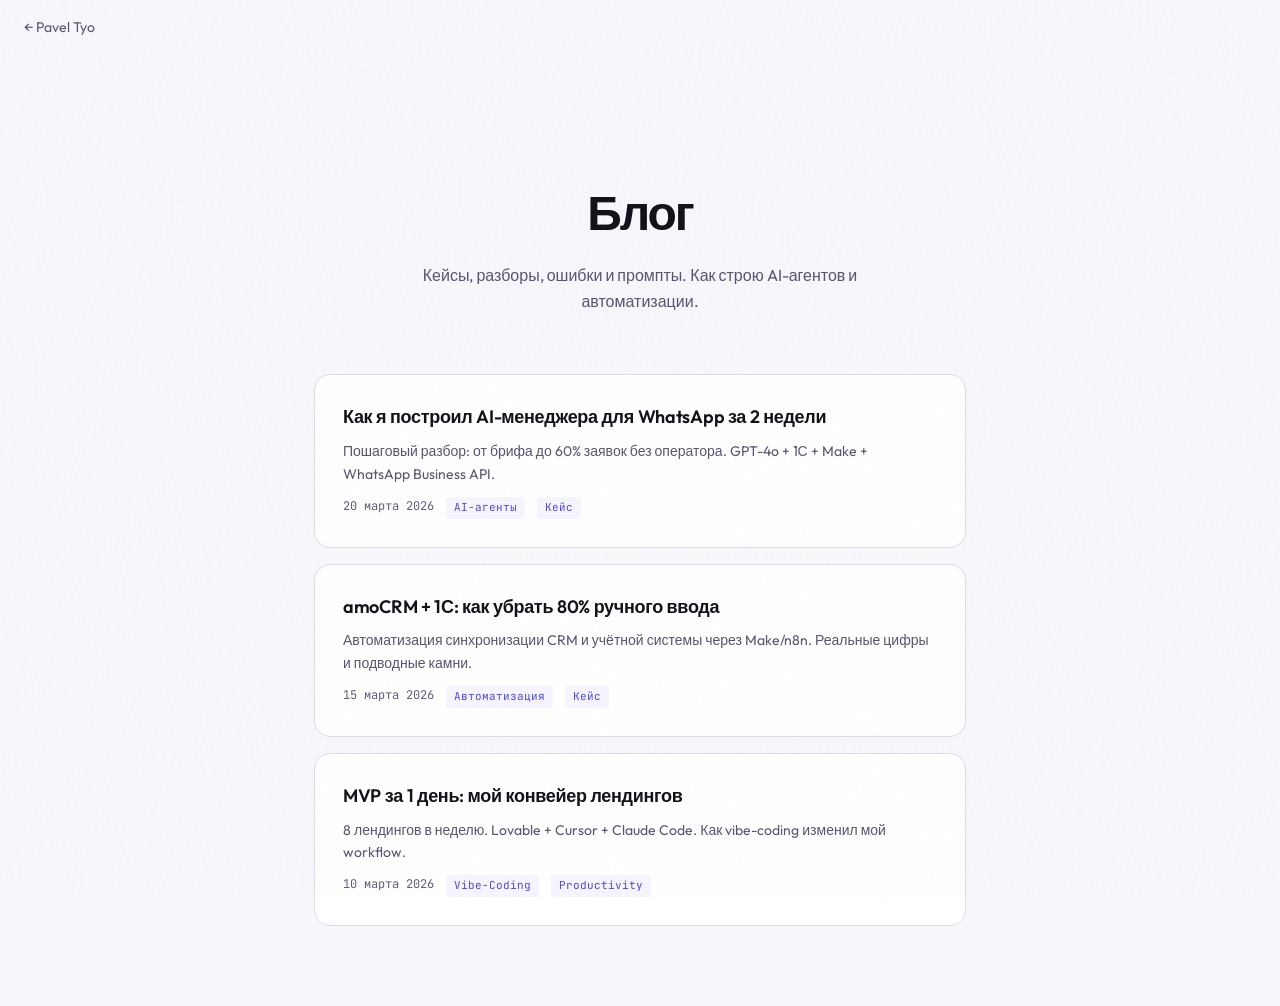
<file: blog/index.html>
<!DOCTYPE html>
<html lang="ru" data-theme="dark">
<head>
<meta charset="UTF-8">
<meta name="viewport" content="width=device-width, initial-scale=1.0">
<title>Блог — Pavel Tyo | AI Engineer</title>
<meta name="description" content="Статьи о том, как строить AI-агентов, автоматизировать бизнес-процессы и запускать MVP за 1-2 дня.">
<meta name="theme-color" content="#6366f1" media="(prefers-color-scheme: dark)">
<meta name="theme-color" content="#4f46e5" media="(prefers-color-scheme: light)">
<link rel="icon" href="data:image/svg+xml,<svg xmlns='http://www.w3.org/2000/svg' viewBox='0 0 100 100'><text y='.9em' font-size='90'>⚡</text></svg>">
<link rel="stylesheet" href="../styles.css">
<style>
.blog-hero{padding:120px 0 60px;text-align:center}
.blog-hero h1{font-size:clamp(32px,5vw,48px);font-weight:800;letter-spacing:-2px;margin-bottom:12px}
.blog-hero p{color:var(--t2);font-size:16px;max-width:500px;margin:0 auto}
.posts{display:grid;gap:16px;max-width:700px;margin:0 auto;padding:0 24px 80px}
.post-card{background:var(--card);border:1px solid var(--bd);border-radius:16px;padding:28px;transition:background .3s,border-color .3s,transform .3s;text-decoration:none;color:inherit;display:block}
.post-card:hover{background:var(--card-h);border-color:var(--bdl);transform:translateY(-3px)}
.post-card h2{font-size:18px;font-weight:600;letter-spacing:-.3px;margin-bottom:8px;color:var(--t1)}
.post-card p{font-size:14px;color:var(--t2);line-height:1.6;margin-bottom:12px}
.post-meta{display:flex;gap:12px;font-size:12px;color:var(--t3);font-family:'JetBrains Mono',monospace}
.post-tag{background:var(--tbg);color:var(--tc);padding:2px 8px;border-radius:4px;font-size:11px}
.back-link{display:inline-flex;align-items:center;gap:6px;color:var(--t2);text-decoration:none;font-size:14px;padding:16px 24px;transition:color .2s}
.back-link:hover{color:var(--accent-l)}
</style>
<link href="https://fonts.googleapis.com/css2?family=Outfit:wght@300;400;500;600;700;800&family=JetBrains+Mono:wght@400;500&display=swap" rel="stylesheet">
</head>
<body>
<a href="../" class="back-link">← Pavel Tyo</a>

<section class="blog-hero">
<div class="w">
<h1>Блог</h1>
<p>Кейсы, разборы, ошибки и промпты. Как строю AI-агентов и автоматизации.</p>
</div>
</section>

<div class="posts">

<a href="ai-agent-whatsapp.html" class="post-card">
<h2>Как я построил AI-менеджера для WhatsApp за 2 недели</h2>
<p>Пошаговый разбор: от брифа до 60% заявок без оператора. GPT-4o + 1С + Make + WhatsApp Business API.</p>
<div class="post-meta"><span>20 марта 2026</span><span class="post-tag">AI-агенты</span><span class="post-tag">Кейс</span></div>
</a>

<a href="automation-amocrm-1c.html" class="post-card">
<h2>amoCRM + 1С: как убрать 80% ручного ввода</h2>
<p>Автоматизация синхронизации CRM и учётной системы через Make/n8n. Реальные цифры и подводные камни.</p>
<div class="post-meta"><span>15 марта 2026</span><span class="post-tag">Автоматизация</span><span class="post-tag">Кейс</span></div>
</a>

<a href="mvp-1-day.html" class="post-card">
<h2>MVP за 1 день: мой конвейер лендингов</h2>
<p>8 лендингов в неделю. Lovable + Cursor + Claude Code. Как vibe-coding изменил мой workflow.</p>
<div class="post-meta"><span>10 марта 2026</span><span class="post-tag">Vibe-Coding</span><span class="post-tag">Productivity</span></div>
</a>

</div>

<script>
try{const t=localStorage.getItem('ptyo_theme');if(t)document.documentElement.setAttribute('data-theme',t);
else if(matchMedia('(prefers-color-scheme:light)').matches)document.documentElement.setAttribute('data-theme','light')}catch(e){}
</script>
</body>
</html>
</file>
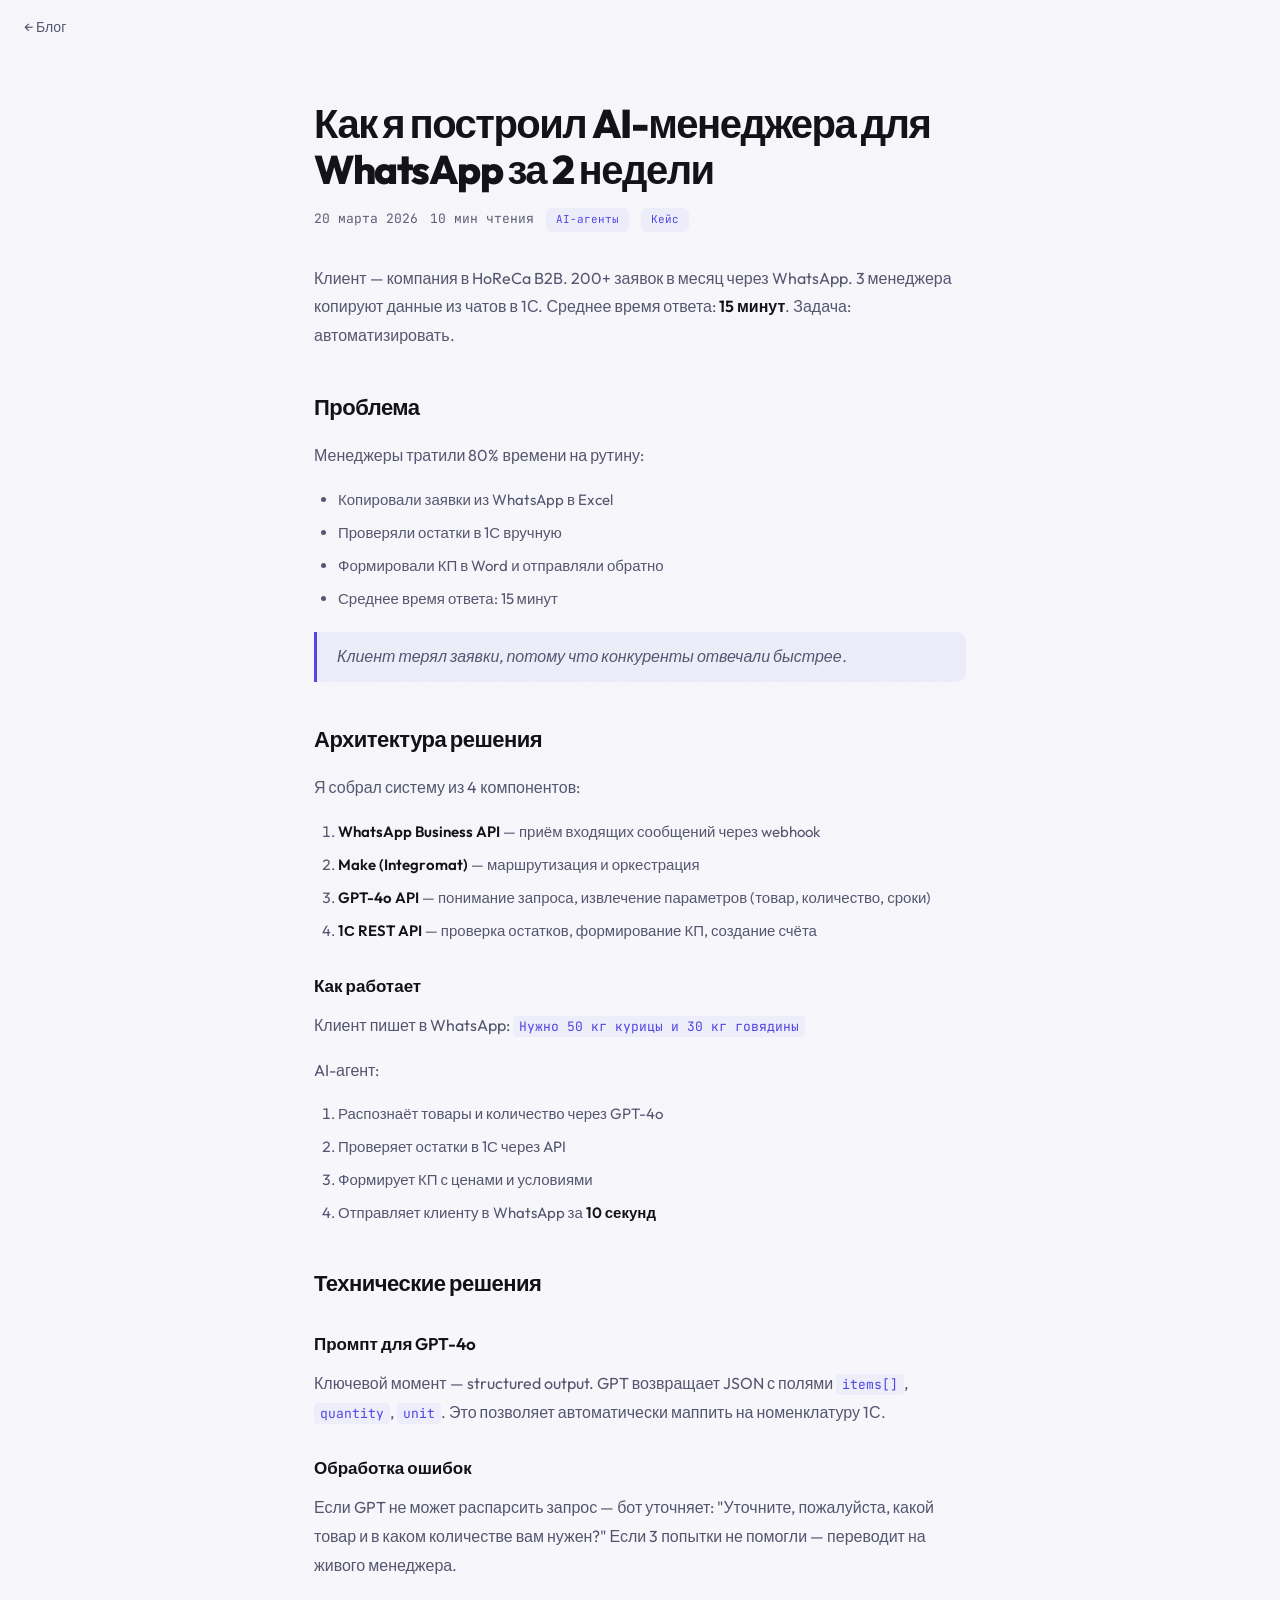
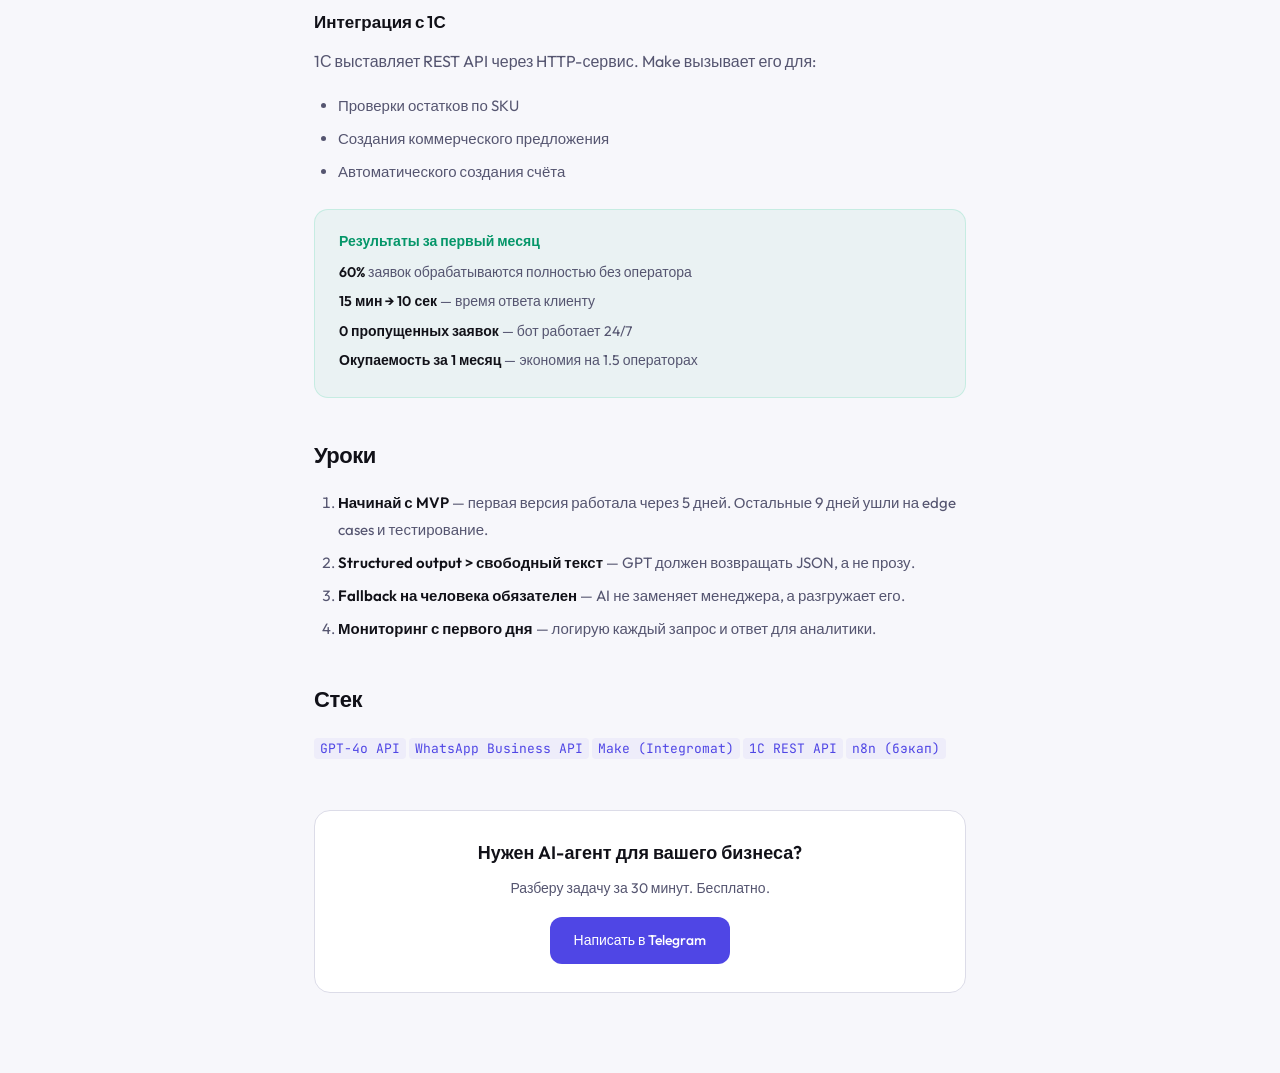
<file: blog/ai-agent-whatsapp.html>
<!DOCTYPE html>
<html lang="ru" data-theme="dark">
<head>
<meta charset="UTF-8">
<meta name="viewport" content="width=device-width, initial-scale=1.0">
<title>Как я построил AI-менеджера для WhatsApp за 2 недели — Pavel Tyo</title>
<meta name="description" content="Пошаговый разбор: от брифа до 60% заявок без оператора. GPT-4o, 1С, Make, WhatsApp Business API.">
<meta property="og:title" content="AI-менеджер для WhatsApp за 2 недели">
<meta property="og:description" content="60% заявок без оператора. GPT-4o + 1С + Make.">
<meta property="og:type" content="article">
<meta name="theme-color" content="#6366f1" media="(prefers-color-scheme: dark)">
<link rel="icon" href="data:image/svg+xml,<svg xmlns='http://www.w3.org/2000/svg' viewBox='0 0 100 100'><text y='.9em' font-size='90'>⚡</text></svg>">
<link rel="stylesheet" href="../styles.css">
<style>
.article{max-width:700px;margin:0 auto;padding:100px 24px 80px}
.article h1{font-size:clamp(28px,5vw,40px);font-weight:800;letter-spacing:-1.5px;line-height:1.15;margin-bottom:16px}
.article-meta{display:flex;gap:12px;align-items:center;font-size:13px;color:var(--t3);margin-bottom:32px;font-family:'JetBrains Mono',monospace;flex-wrap:wrap}
.article-tag{background:var(--tbg);color:var(--tc);padding:3px 10px;border-radius:6px;font-size:11px}
.article h2{font-size:22px;font-weight:700;letter-spacing:-.5px;margin:40px 0 16px;color:var(--t1)}
.article h3{font-size:17px;font-weight:600;margin:28px 0 12px;color:var(--t1)}
.article p{font-size:16px;color:var(--t2);line-height:1.8;margin-bottom:16px}
.article ul,.article ol{color:var(--t2);font-size:15px;line-height:1.8;margin:0 0 16px 24px}
.article li{margin-bottom:6px}
.article strong{color:var(--t1);font-weight:600}
.article code{font-family:'JetBrains Mono',monospace;font-size:13px;background:var(--tbg);color:var(--tc);padding:2px 6px;border-radius:4px}
.article blockquote{border-left:3px solid var(--accent);padding:12px 20px;margin:20px 0;background:var(--ag);border-radius:0 10px 10px 0;font-style:italic;color:var(--t2)}
.result-box{background:var(--gg);border:1px solid rgba(52,211,153,.2);border-radius:14px;padding:20px 24px;margin:24px 0}
.result-box h4{color:var(--grn);font-size:14px;font-weight:600;margin-bottom:8px}
.result-box p{font-size:14px;margin-bottom:4px}
.back-link{display:inline-flex;align-items:center;gap:6px;color:var(--t2);text-decoration:none;font-size:14px;padding:16px 24px;position:fixed;top:0;left:0;z-index:100;transition:color .2s}
.back-link:hover{color:var(--accent-l)}
.article-cta{margin-top:48px;padding:28px;background:var(--card);border:1px solid var(--bd);border-radius:16px;text-align:center}
.article-cta h3{margin:0 0 8px;font-size:18px}
.article-cta p{margin-bottom:16px;font-size:14px}
.article-cta a{display:inline-flex;align-items:center;gap:8px;padding:12px 24px;background:var(--accent);color:#fff;border-radius:12px;text-decoration:none;font-size:14px;font-weight:500;transition:background .2s,transform .2s}
.article-cta a:hover{background:var(--accent-l);transform:translateY(-2px)}
</style>
<link href="https://fonts.googleapis.com/css2?family=Outfit:wght@300;400;500;600;700;800&family=JetBrains+Mono:wght@400;500&display=swap" rel="stylesheet">
<script type="application/ld+json">{"@context":"https://schema.org","@type":"BlogPosting","headline":"Как я построил AI-менеджера для WhatsApp за 2 недели","author":{"@type":"Person","name":"Pavel Tyo"},"datePublished":"2026-03-20","description":"Пошаговый разбор: от брифа до 60% заявок без оператора."}</script>
</head>
<body>
<a href="./" class="back-link">← Блог</a>

<article class="article">
<h1>Как я построил AI-менеджера для WhatsApp за 2 недели</h1>
<div class="article-meta">
<span>20 марта 2026</span>
<span>10 мин чтения</span>
<span class="article-tag">AI-агенты</span>
<span class="article-tag">Кейс</span>
</div>

<p>Клиент — компания в HoReCa B2B. 200+ заявок в месяц через WhatsApp. 3 менеджера копируют данные из чатов в 1С. Среднее время ответа: <strong>15 минут</strong>. Задача: автоматизировать.</p>

<h2>Проблема</h2>
<p>Менеджеры тратили 80% времени на рутину:</p>
<ul>
<li>Копировали заявки из WhatsApp в Excel</li>
<li>Проверяли остатки в 1С вручную</li>
<li>Формировали КП в Word и отправляли обратно</li>
<li>Среднее время ответа: 15 минут</li>
</ul>

<blockquote>Клиент терял заявки, потому что конкуренты отвечали быстрее.</blockquote>

<h2>Архитектура решения</h2>
<p>Я собрал систему из 4 компонентов:</p>
<ol>
<li><strong>WhatsApp Business API</strong> — приём входящих сообщений через webhook</li>
<li><strong>Make (Integromat)</strong> — маршрутизация и оркестрация</li>
<li><strong>GPT-4o API</strong> — понимание запроса, извлечение параметров (товар, количество, сроки)</li>
<li><strong>1С REST API</strong> — проверка остатков, формирование КП, создание счёта</li>
</ol>

<h3>Как работает</h3>
<p>Клиент пишет в WhatsApp: <code>Нужно 50 кг курицы и 30 кг говядины</code></p>
<p>AI-агент:</p>
<ol>
<li>Распознаёт товары и количество через GPT-4o</li>
<li>Проверяет остатки в 1С через API</li>
<li>Формирует КП с ценами и условиями</li>
<li>Отправляет клиенту в WhatsApp за <strong>10 секунд</strong></li>
</ol>

<h2>Технические решения</h2>

<h3>Промпт для GPT-4o</h3>
<p>Ключевой момент — structured output. GPT возвращает JSON с полями <code>items[]</code>, <code>quantity</code>, <code>unit</code>. Это позволяет автоматически маппить на номенклатуру 1С.</p>

<h3>Обработка ошибок</h3>
<p>Если GPT не может распарсить запрос — бот уточняет: "Уточните, пожалуйста, какой товар и в каком количестве вам нужен?" Если 3 попытки не помогли — переводит на живого менеджера.</p>

<h3>Интеграция с 1С</h3>
<p>1С выставляет REST API через HTTP-сервис. Make вызывает его для:</p>
<ul>
<li>Проверки остатков по SKU</li>
<li>Создания коммерческого предложения</li>
<li>Автоматического создания счёта</li>
</ul>

<div class="result-box">
<h4>Результаты за первый месяц</h4>
<p><strong>60%</strong> заявок обрабатываются полностью без оператора</p>
<p><strong>15 мин → 10 сек</strong> — время ответа клиенту</p>
<p><strong>0 пропущенных заявок</strong> — бот работает 24/7</p>
<p><strong>Окупаемость за 1 месяц</strong> — экономия на 1.5 операторах</p>
</div>

<h2>Уроки</h2>
<ol>
<li><strong>Начинай с MVP</strong> — первая версия работала через 5 дней. Остальные 9 дней ушли на edge cases и тестирование.</li>
<li><strong>Structured output &gt; свободный текст</strong> — GPT должен возвращать JSON, а не прозу.</li>
<li><strong>Fallback на человека обязателен</strong> — AI не заменяет менеджера, а разгружает его.</li>
<li><strong>Мониторинг с первого дня</strong> — логирую каждый запрос и ответ для аналитики.</li>
</ol>

<h2>Стек</h2>
<p><code>GPT-4o API</code> <code>WhatsApp Business API</code> <code>Make (Integromat)</code> <code>1С REST API</code> <code>n8n (бэкап)</code></p>

<div class="article-cta">
<h3>Нужен AI-агент для вашего бизнеса?</h3>
<p>Разберу задачу за 30 минут. Бесплатно.</p>
<a href="https://t.me/xCYRAXx1" target="_blank" rel="noopener noreferrer">Написать в Telegram</a>
</div>
</article>

<script>
try{const t=localStorage.getItem('ptyo_theme');if(t)document.documentElement.setAttribute('data-theme',t);
else if(matchMedia('(prefers-color-scheme:light)').matches)document.documentElement.setAttribute('data-theme','light')}catch(e){}
</script>
</body>
</html>
</file>
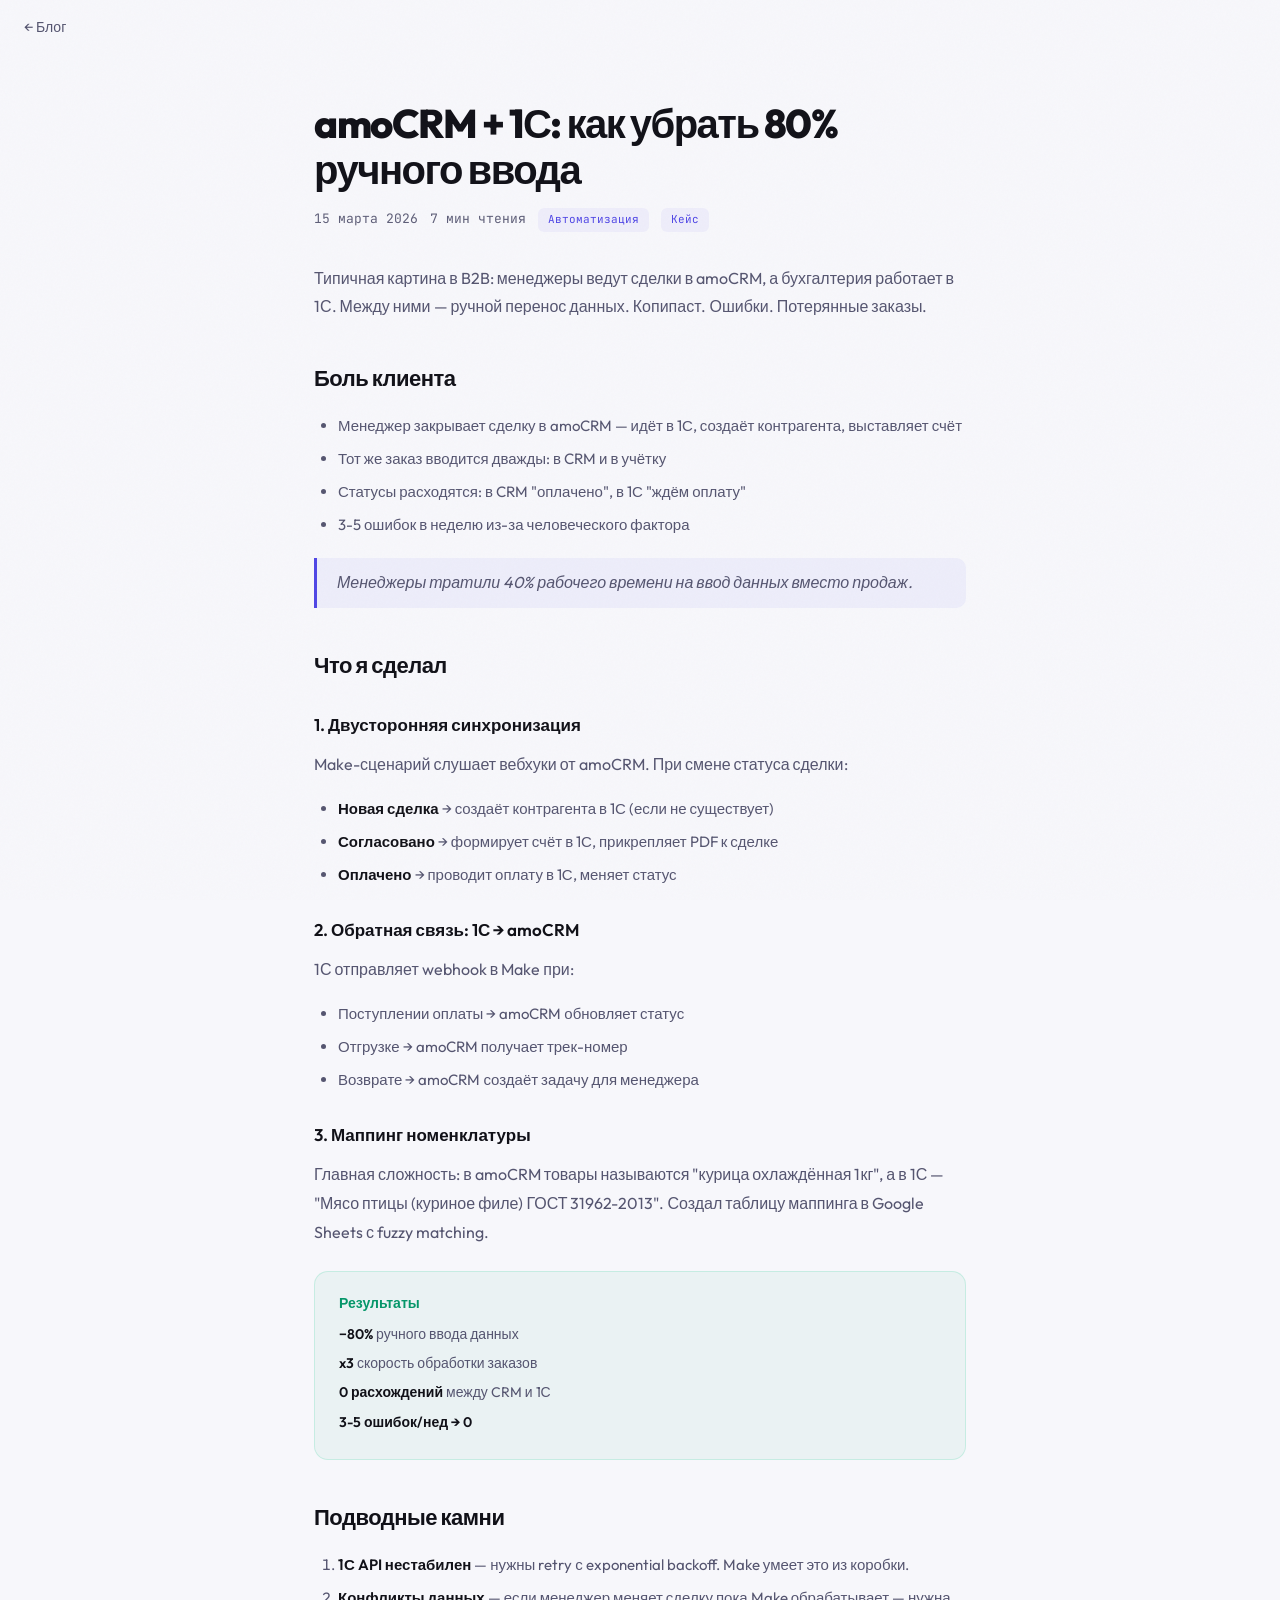
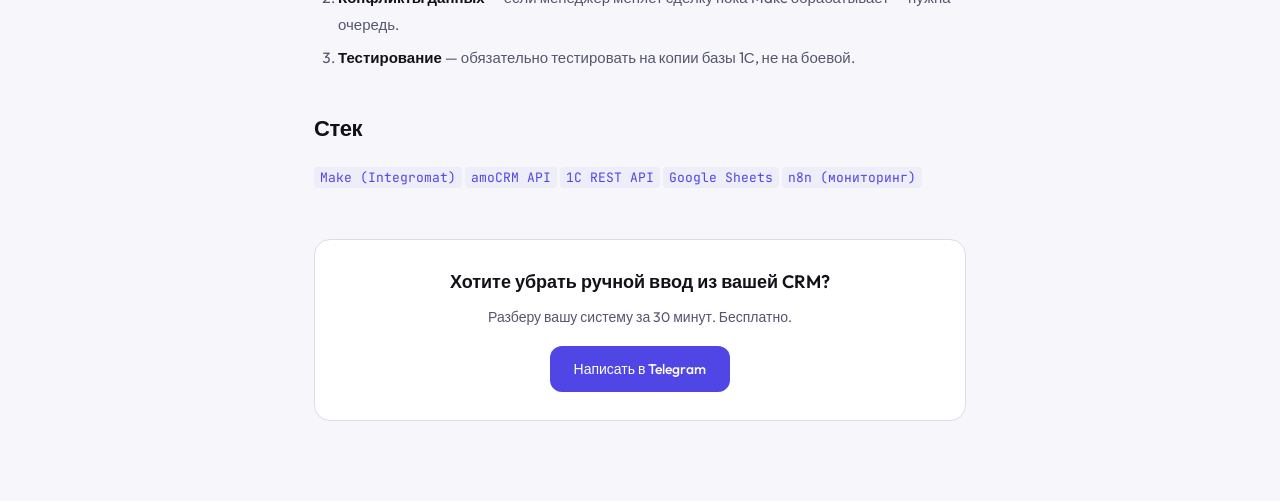
<file: blog/automation-amocrm-1c.html>
<!DOCTYPE html>
<html lang="ru" data-theme="dark">
<head>
<meta charset="UTF-8">
<meta name="viewport" content="width=device-width, initial-scale=1.0">
<title>amoCRM + 1С: как убрать 80% ручного ввода — Pavel Tyo</title>
<meta name="description" content="Автоматизация синхронизации CRM и учётной системы через Make/n8n. Реальные цифры и подводные камни.">
<meta property="og:title" content="amoCRM + 1С: как убрать 80% ручного ввода">
<meta property="og:type" content="article">
<meta name="theme-color" content="#6366f1" media="(prefers-color-scheme: dark)">
<link rel="icon" href="data:image/svg+xml,<svg xmlns='http://www.w3.org/2000/svg' viewBox='0 0 100 100'><text y='.9em' font-size='90'>⚡</text></svg>">
<link rel="stylesheet" href="../styles.css">
<style>
.article{max-width:700px;margin:0 auto;padding:100px 24px 80px}
.article h1{font-size:clamp(28px,5vw,40px);font-weight:800;letter-spacing:-1.5px;line-height:1.15;margin-bottom:16px}
.article-meta{display:flex;gap:12px;align-items:center;font-size:13px;color:var(--t3);margin-bottom:32px;font-family:'JetBrains Mono',monospace;flex-wrap:wrap}
.article-tag{background:var(--tbg);color:var(--tc);padding:3px 10px;border-radius:6px;font-size:11px}
.article h2{font-size:22px;font-weight:700;letter-spacing:-.5px;margin:40px 0 16px;color:var(--t1)}
.article h3{font-size:17px;font-weight:600;margin:28px 0 12px;color:var(--t1)}
.article p{font-size:16px;color:var(--t2);line-height:1.8;margin-bottom:16px}
.article ul,.article ol{color:var(--t2);font-size:15px;line-height:1.8;margin:0 0 16px 24px}
.article li{margin-bottom:6px}
.article strong{color:var(--t1);font-weight:600}
.article code{font-family:'JetBrains Mono',monospace;font-size:13px;background:var(--tbg);color:var(--tc);padding:2px 6px;border-radius:4px}
.article blockquote{border-left:3px solid var(--accent);padding:12px 20px;margin:20px 0;background:var(--ag);border-radius:0 10px 10px 0;font-style:italic;color:var(--t2)}
.result-box{background:var(--gg);border:1px solid rgba(52,211,153,.2);border-radius:14px;padding:20px 24px;margin:24px 0}
.result-box h4{color:var(--grn);font-size:14px;font-weight:600;margin-bottom:8px}
.result-box p{font-size:14px;margin-bottom:4px}
.back-link{display:inline-flex;align-items:center;gap:6px;color:var(--t2);text-decoration:none;font-size:14px;padding:16px 24px;position:fixed;top:0;left:0;z-index:100;transition:color .2s}
.back-link:hover{color:var(--accent-l)}
.article-cta{margin-top:48px;padding:28px;background:var(--card);border:1px solid var(--bd);border-radius:16px;text-align:center}
.article-cta h3{margin:0 0 8px;font-size:18px}
.article-cta p{margin-bottom:16px;font-size:14px}
.article-cta a{display:inline-flex;align-items:center;gap:8px;padding:12px 24px;background:var(--accent);color:#fff;border-radius:12px;text-decoration:none;font-size:14px;font-weight:500;transition:background .2s,transform .2s}
.article-cta a:hover{background:var(--accent-l);transform:translateY(-2px)}
</style>
<link href="https://fonts.googleapis.com/css2?family=Outfit:wght@300;400;500;600;700;800&family=JetBrains+Mono:wght@400;500&display=swap" rel="stylesheet">
<script type="application/ld+json">{"@context":"https://schema.org","@type":"BlogPosting","headline":"amoCRM + 1С: как убрать 80% ручного ввода","author":{"@type":"Person","name":"Pavel Tyo"},"datePublished":"2026-03-15","description":"Автоматизация синхронизации CRM и учётной системы."}</script>
</head>
<body>
<a href="./" class="back-link">← Блог</a>

<article class="article">
<h1>amoCRM + 1С: как убрать 80% ручного ввода</h1>
<div class="article-meta">
<span>15 марта 2026</span>
<span>7 мин чтения</span>
<span class="article-tag">Автоматизация</span>
<span class="article-tag">Кейс</span>
</div>

<p>Типичная картина в B2B: менеджеры ведут сделки в amoCRM, а бухгалтерия работает в 1С. Между ними — ручной перенос данных. Копипаст. Ошибки. Потерянные заказы.</p>

<h2>Боль клиента</h2>
<ul>
<li>Менеджер закрывает сделку в amoCRM — идёт в 1С, создаёт контрагента, выставляет счёт</li>
<li>Тот же заказ вводится дважды: в CRM и в учётку</li>
<li>Статусы расходятся: в CRM "оплачено", в 1С "ждём оплату"</li>
<li>3-5 ошибок в неделю из-за человеческого фактора</li>
</ul>

<blockquote>Менеджеры тратили 40% рабочего времени на ввод данных вместо продаж.</blockquote>

<h2>Что я сделал</h2>

<h3>1. Двусторонняя синхронизация</h3>
<p>Make-сценарий слушает вебхуки от amoCRM. При смене статуса сделки:</p>
<ul>
<li><strong>Новая сделка</strong> → создаёт контрагента в 1С (если не существует)</li>
<li><strong>Согласовано</strong> → формирует счёт в 1С, прикрепляет PDF к сделке</li>
<li><strong>Оплачено</strong> → проводит оплату в 1С, меняет статус</li>
</ul>

<h3>2. Обратная связь: 1С → amoCRM</h3>
<p>1С отправляет webhook в Make при:</p>
<ul>
<li>Поступлении оплаты → amoCRM обновляет статус</li>
<li>Отгрузке → amoCRM получает трек-номер</li>
<li>Возврате → amoCRM создаёт задачу для менеджера</li>
</ul>

<h3>3. Маппинг номенклатуры</h3>
<p>Главная сложность: в amoCRM товары называются "курица охлаждённая 1кг", а в 1С — "Мясо птицы (куриное филе) ГОСТ 31962-2013". Создал таблицу маппинга в Google Sheets с fuzzy matching.</p>

<div class="result-box">
<h4>Результаты</h4>
<p><strong>−80%</strong> ручного ввода данных</p>
<p><strong>x3</strong> скорость обработки заказов</p>
<p><strong>0 расхождений</strong> между CRM и 1С</p>
<p><strong>3-5 ошибок/нед → 0</strong></p>
</div>

<h2>Подводные камни</h2>
<ol>
<li><strong>1С API нестабилен</strong> — нужны retry с exponential backoff. Make умеет это из коробки.</li>
<li><strong>Конфликты данных</strong> — если менеджер меняет сделку пока Make обрабатывает — нужна очередь.</li>
<li><strong>Тестирование</strong> — обязательно тестировать на копии базы 1С, не на боевой.</li>
</ol>

<h2>Стек</h2>
<p><code>Make (Integromat)</code> <code>amoCRM API</code> <code>1С REST API</code> <code>Google Sheets</code> <code>n8n (мониторинг)</code></p>

<div class="article-cta">
<h3>Хотите убрать ручной ввод из вашей CRM?</h3>
<p>Разберу вашу систему за 30 минут. Бесплатно.</p>
<a href="https://t.me/xCYRAXx1" target="_blank" rel="noopener noreferrer">Написать в Telegram</a>
</div>
</article>

<script>
try{const t=localStorage.getItem('ptyo_theme');if(t)document.documentElement.setAttribute('data-theme',t);
else if(matchMedia('(prefers-color-scheme:light)').matches)document.documentElement.setAttribute('data-theme','light')}catch(e){}
</script>
</body>
</html>
</file>
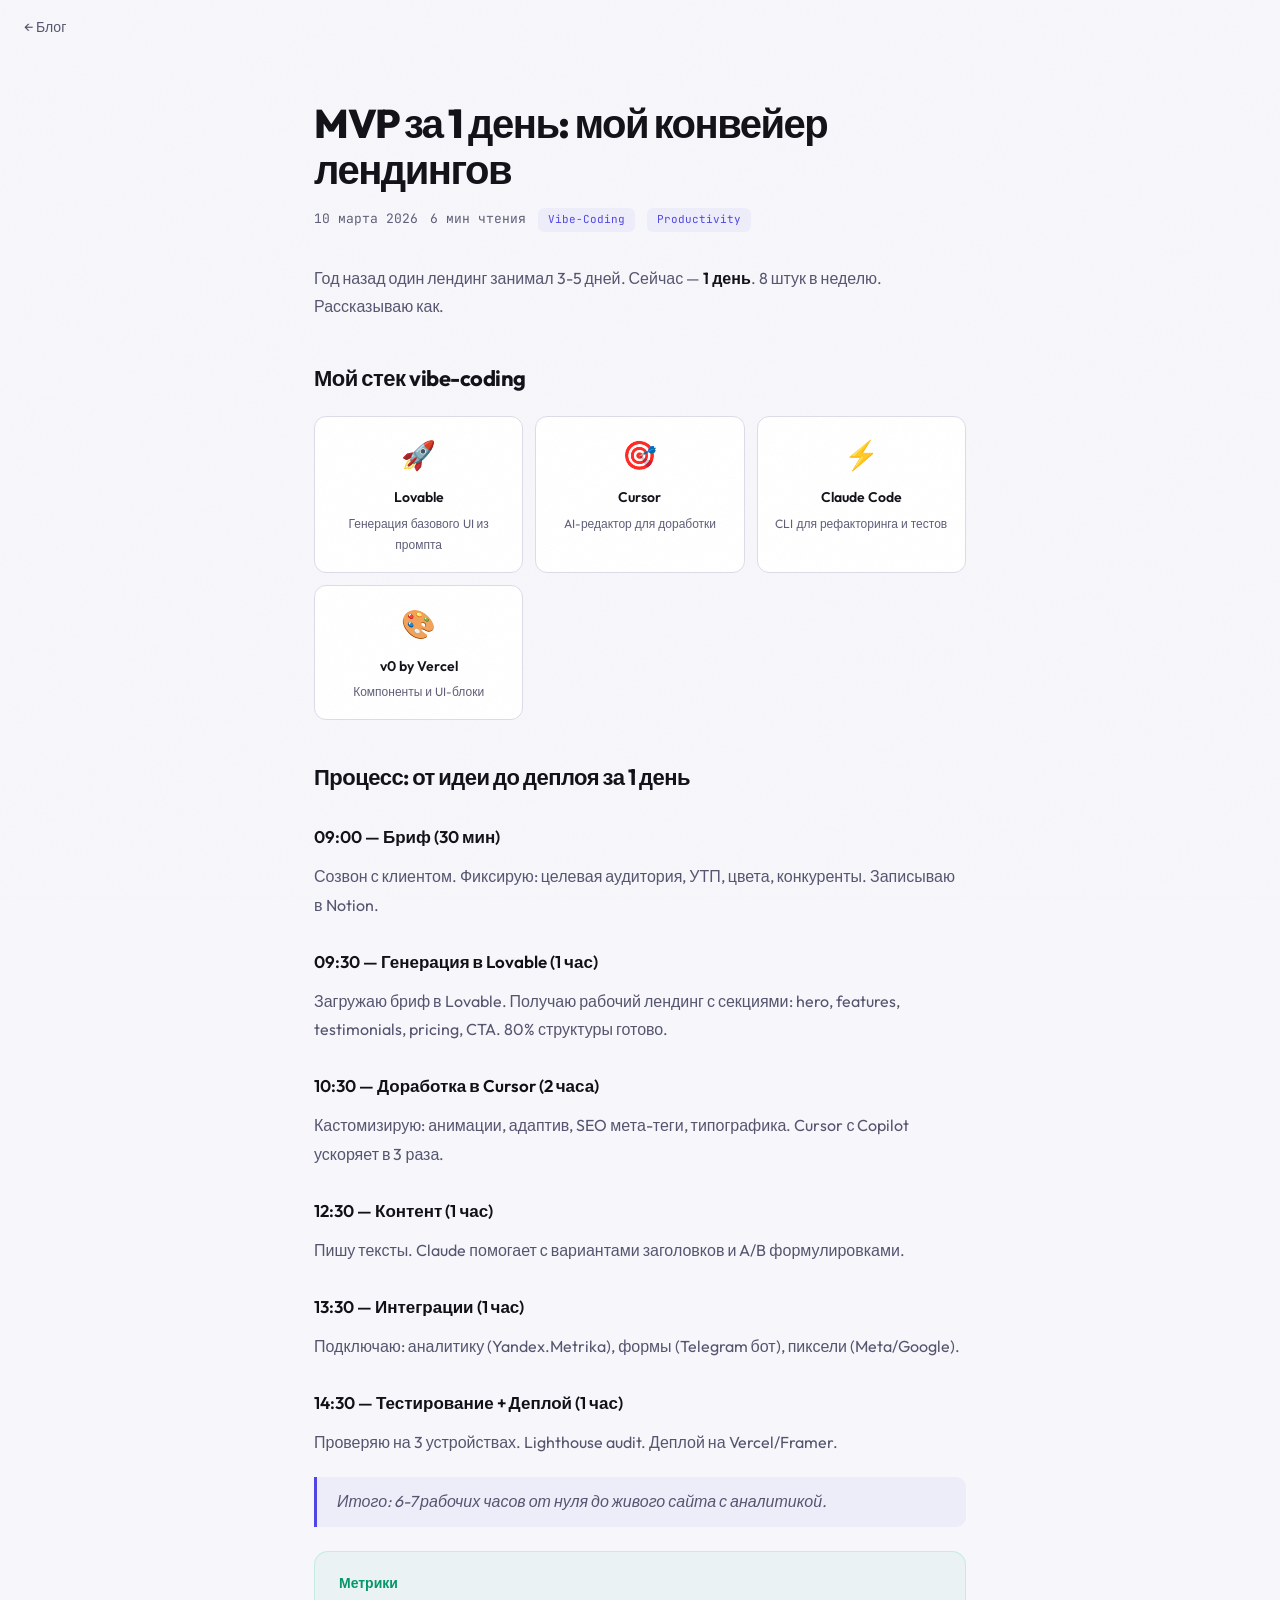
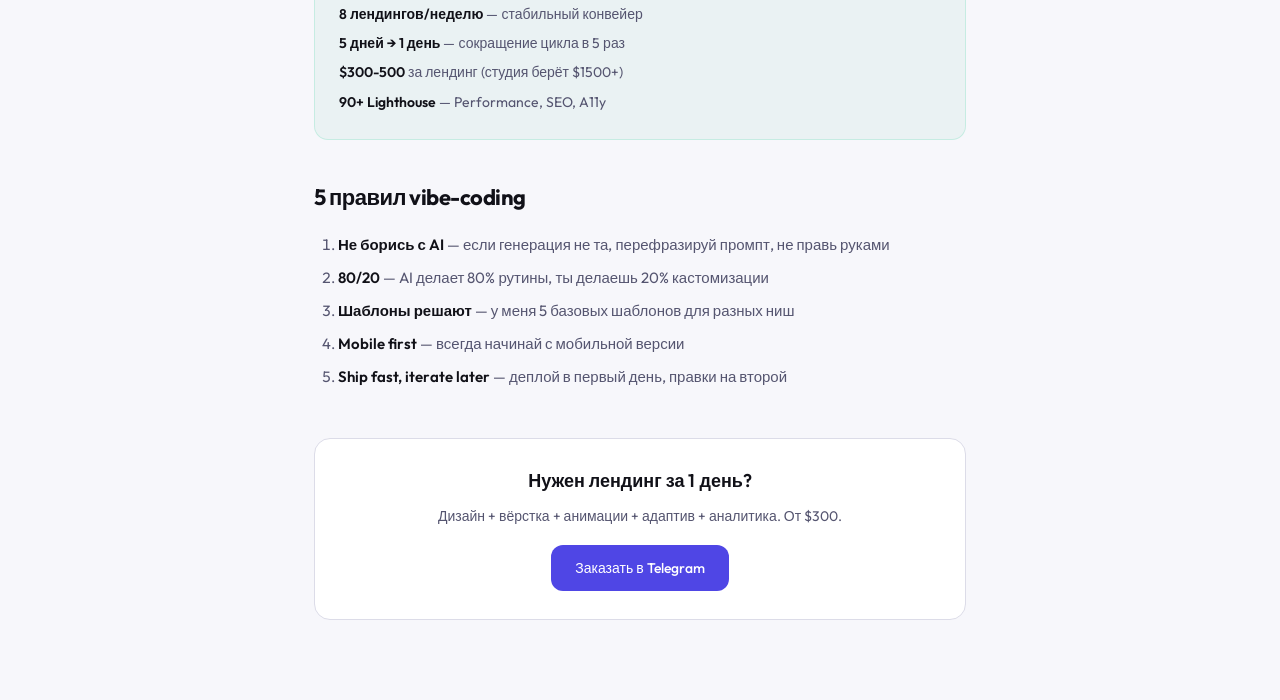
<file: blog/mvp-1-day.html>
<!DOCTYPE html>
<html lang="ru" data-theme="dark">
<head>
<meta charset="UTF-8">
<meta name="viewport" content="width=device-width, initial-scale=1.0">
<title>MVP за 1 день: мой конвейер лендингов — Pavel Tyo</title>
<meta name="description" content="8 лендингов в неделю. Lovable + Cursor + Claude Code. Как vibe-coding изменил мой workflow.">
<meta property="og:title" content="MVP за 1 день: конвейер лендингов">
<meta property="og:type" content="article">
<meta name="theme-color" content="#6366f1" media="(prefers-color-scheme: dark)">
<link rel="icon" href="data:image/svg+xml,<svg xmlns='http://www.w3.org/2000/svg' viewBox='0 0 100 100'><text y='.9em' font-size='90'>⚡</text></svg>">
<link rel="stylesheet" href="../styles.css">
<style>
.article{max-width:700px;margin:0 auto;padding:100px 24px 80px}
.article h1{font-size:clamp(28px,5vw,40px);font-weight:800;letter-spacing:-1.5px;line-height:1.15;margin-bottom:16px}
.article-meta{display:flex;gap:12px;align-items:center;font-size:13px;color:var(--t3);margin-bottom:32px;font-family:'JetBrains Mono',monospace;flex-wrap:wrap}
.article-tag{background:var(--tbg);color:var(--tc);padding:3px 10px;border-radius:6px;font-size:11px}
.article h2{font-size:22px;font-weight:700;letter-spacing:-.5px;margin:40px 0 16px;color:var(--t1)}
.article h3{font-size:17px;font-weight:600;margin:28px 0 12px;color:var(--t1)}
.article p{font-size:16px;color:var(--t2);line-height:1.8;margin-bottom:16px}
.article ul,.article ol{color:var(--t2);font-size:15px;line-height:1.8;margin:0 0 16px 24px}
.article li{margin-bottom:6px}
.article strong{color:var(--t1);font-weight:600}
.article code{font-family:'JetBrains Mono',monospace;font-size:13px;background:var(--tbg);color:var(--tc);padding:2px 6px;border-radius:4px}
.article blockquote{border-left:3px solid var(--accent);padding:12px 20px;margin:20px 0;background:var(--ag);border-radius:0 10px 10px 0;font-style:italic;color:var(--t2)}
.result-box{background:var(--gg);border:1px solid rgba(52,211,153,.2);border-radius:14px;padding:20px 24px;margin:24px 0}
.result-box h4{color:var(--grn);font-size:14px;font-weight:600;margin-bottom:8px}
.result-box p{font-size:14px;margin-bottom:4px}
.back-link{display:inline-flex;align-items:center;gap:6px;color:var(--t2);text-decoration:none;font-size:14px;padding:16px 24px;position:fixed;top:0;left:0;z-index:100;transition:color .2s}
.back-link:hover{color:var(--accent-l)}
.article-cta{margin-top:48px;padding:28px;background:var(--card);border:1px solid var(--bd);border-radius:16px;text-align:center}
.article-cta h3{margin:0 0 8px;font-size:18px}
.article-cta p{margin-bottom:16px;font-size:14px}
.article-cta a{display:inline-flex;align-items:center;gap:8px;padding:12px 24px;background:var(--accent);color:#fff;border-radius:12px;text-decoration:none;font-size:14px;font-weight:500;transition:background .2s,transform .2s}
.article-cta a:hover{background:var(--accent-l);transform:translateY(-2px)}
.tool-grid{display:grid;grid-template-columns:repeat(auto-fill,minmax(200px,1fr));gap:12px;margin:20px 0}
.tool-card{background:var(--card);border:1px solid var(--bd);border-radius:12px;padding:16px;text-align:center}
.tool-card .tool-icon{font-size:28px;margin-bottom:8px}
.tool-card h4{font-size:14px;font-weight:600;margin-bottom:4px}
.tool-card p{font-size:12px;color:var(--t3);margin:0}
</style>
<link href="https://fonts.googleapis.com/css2?family=Outfit:wght@300;400;500;600;700;800&family=JetBrains+Mono:wght@400;500&display=swap" rel="stylesheet">
<script type="application/ld+json">{"@context":"https://schema.org","@type":"BlogPosting","headline":"MVP за 1 день: мой конвейер лендингов","author":{"@type":"Person","name":"Pavel Tyo"},"datePublished":"2026-03-10","description":"8 лендингов в неделю с vibe-coding."}</script>
</head>
<body>
<a href="./" class="back-link">← Блог</a>

<article class="article">
<h1>MVP за 1 день: мой конвейер лендингов</h1>
<div class="article-meta">
<span>10 марта 2026</span>
<span>6 мин чтения</span>
<span class="article-tag">Vibe-Coding</span>
<span class="article-tag">Productivity</span>
</div>

<p>Год назад один лендинг занимал 3-5 дней. Сейчас — <strong>1 день</strong>. 8 штук в неделю. Рассказываю как.</p>

<h2>Мой стек vibe-coding</h2>

<div class="tool-grid">
<div class="tool-card"><div class="tool-icon">🚀</div><h4>Lovable</h4><p>Генерация базового UI из промпта</p></div>
<div class="tool-card"><div class="tool-icon">🎯</div><h4>Cursor</h4><p>AI-редактор для доработки</p></div>
<div class="tool-card"><div class="tool-icon">⚡</div><h4>Claude Code</h4><p>CLI для рефакторинга и тестов</p></div>
<div class="tool-card"><div class="tool-icon">🎨</div><h4>v0 by Vercel</h4><p>Компоненты и UI-блоки</p></div>
</div>

<h2>Процесс: от идеи до деплоя за 1 день</h2>

<h3>09:00 — Бриф (30 мин)</h3>
<p>Созвон с клиентом. Фиксирую: целевая аудитория, УТП, цвета, конкуренты. Записываю в Notion.</p>

<h3>09:30 — Генерация в Lovable (1 час)</h3>
<p>Загружаю бриф в Lovable. Получаю рабочий лендинг с секциями: hero, features, testimonials, pricing, CTA. 80% структуры готово.</p>

<h3>10:30 — Доработка в Cursor (2 часа)</h3>
<p>Кастомизирую: анимации, адаптив, SEO мета-теги, типографика. Cursor с Copilot ускоряет в 3 раза.</p>

<h3>12:30 — Контент (1 час)</h3>
<p>Пишу тексты. Claude помогает с вариантами заголовков и A/B формулировками.</p>

<h3>13:30 — Интеграции (1 час)</h3>
<p>Подключаю: аналитику (Yandex.Metrika), формы (Telegram бот), пиксели (Meta/Google).</p>

<h3>14:30 — Тестирование + Деплой (1 час)</h3>
<p>Проверяю на 3 устройствах. Lighthouse audit. Деплой на Vercel/Framer.</p>

<blockquote>Итого: 6-7 рабочих часов от нуля до живого сайта с аналитикой.</blockquote>

<div class="result-box">
<h4>Метрики</h4>
<p><strong>8 лендингов/неделю</strong> — стабильный конвейер</p>
<p><strong>5 дней → 1 день</strong> — сокращение цикла в 5 раз</p>
<p><strong>$300-500</strong> за лендинг (студия берёт $1500+)</p>
<p><strong>90+ Lighthouse</strong> — Performance, SEO, A11y</p>
</div>

<h2>5 правил vibe-coding</h2>
<ol>
<li><strong>Не борись с AI</strong> — если генерация не та, перефразируй промпт, не правь руками</li>
<li><strong>80/20</strong> — AI делает 80% рутины, ты делаешь 20% кастомизации</li>
<li><strong>Шаблоны решают</strong> — у меня 5 базовых шаблонов для разных ниш</li>
<li><strong>Mobile first</strong> — всегда начинай с мобильной версии</li>
<li><strong>Ship fast, iterate later</strong> — деплой в первый день, правки на второй</li>
</ol>

<div class="article-cta">
<h3>Нужен лендинг за 1 день?</h3>
<p>Дизайн + вёрстка + анимации + адаптив + аналитика. От $300.</p>
<a href="https://t.me/xCYRAXx1" target="_blank" rel="noopener noreferrer">Заказать в Telegram</a>
</div>
</article>

<script>
try{const t=localStorage.getItem('ptyo_theme');if(t)document.documentElement.setAttribute('data-theme',t);
else if(matchMedia('(prefers-color-scheme:light)').matches)document.documentElement.setAttribute('data-theme','light')}catch(e){}
</script>
</body>
</html>
</file>
<file: styles.css>
/* ══════ PRELOADER ══════ */
#preloader{position:fixed;inset:0;z-index:99999;background:var(--preloader-bg,#08080d);display:flex;align-items:center;justify-content:center;transition:opacity .6s,visibility .6s}
#preloader.done{opacity:0;visibility:hidden;pointer-events:none}
.loader{width:40px;height:40px;border:3px solid var(--bd,#1e1e2c);border-top-color:var(--accent,#6366f1);border-radius:50%;animation:spin .7s linear infinite}
@keyframes spin{to{transform:rotate(360deg)}}

/* ══════ THEMES ══════ */
/* Design Tokens:
   --bg/--bg2   Background primary/secondary
   --card/--card-h  Card surface / hover
   --nav-bg     Navigation backdrop
   --accent     Primary brand color (indigo)
   --accent-l   Lighter accent variant
   --ag/--ags   Accent glow / strong
   --t1/--t2/--t3  Text primary / secondary / tertiary (≥4.5:1 contrast)
   --bd/--bdl   Border / lighter border
   --tbg/--tc   Tag background / color
   --grn/--gg   Success green / glow
   --sh         Box shadow
*/
[data-theme="dark"]{--bg:#08080d;--bg2:#0c0c14;--card:#121219;--card-h:#18181f;--nav-bg:rgba(8,8,13,.8);--accent:#6366f1;--accent-l:#818cf8;--ag:rgba(99,102,241,.1);--ags:rgba(99,102,241,.2);--t1:#eaeaf0;--t2:#9090a8;--t3:#7a7a98;--bd:#1a1a28;--bdl:#262638;--tbg:rgba(99,102,241,.08);--tc:#a5b4fc;--grn:#34d399;--gg:rgba(52,211,153,.08);--sh:0 2px 16px rgba(0,0,0,.2);--preloader-bg:#08080d}
[data-theme="light"]{--bg:#f7f7fb;--bg2:#eeeef5;--card:#ffffff;--card-h:#f8f8ff;--nav-bg:rgba(247,247,251,.85);--accent:#4f46e5;--accent-l:#6366f1;--ag:rgba(79,70,229,.06);--ags:rgba(79,70,229,.12);--t1:#111118;--t2:#555570;--t3:#5e5e78;--bd:#dcdce8;--bdl:#ccccd8;--tbg:rgba(79,70,229,.05);--tc:#4f46e5;--grn:#059669;--gg:rgba(5,150,105,.05);--sh:0 1px 8px rgba(0,0,0,.04);--preloader-bg:#f7f7fb}

/* ══════ BASE ══════ */
*,*::before,*::after{margin:0;padding:0;box-sizing:border-box}
html{scroll-behavior:smooth;scroll-padding-top:72px;scrollbar-width:thin;scrollbar-color:var(--bdl) var(--bg);overscroll-behavior-y:none}
body{font-family:'Outfit',-apple-system,BlinkMacSystemFont,'Segoe UI',sans-serif;background:var(--bg);color:var(--t1);line-height:1.6;overflow-x:hidden;transition:background .4s,color .4s;-webkit-font-smoothing:antialiased;-moz-osx-font-smoothing:grayscale}
body.loading{overflow:hidden}
::selection{background:var(--ags);color:var(--t1)}

/* Focus visible */
:focus-visible{outline:2px solid var(--accent-l);outline-offset:2px;border-radius:4px}
button:focus-visible,a:focus-visible{outline:2px solid var(--accent-l);outline-offset:2px}

/* Skip to content */
.skip{position:absolute;top:-100%;left:16px;z-index:100001;padding:8px 16px;background:var(--accent);color:#fff;border-radius:8px;font-size:14px;text-decoration:none;transition:top .2s}
.skip:focus{top:8px}

/* Grain */
body::after{content:'';position:fixed;inset:0;background-image:url("data:image/svg+xml,%3Csvg viewBox='0 0 512 512' xmlns='http://www.w3.org/2000/svg'%3E%3Cfilter id='n'%3E%3CfeTurbulence type='fractalNoise' baseFrequency='.85' numOctaves='4' stitchTiles='stitch'/%3E%3C/filter%3E%3Crect width='100%25' height='100%25' filter='url(%23n)' opacity='.025'/%3E%3C/svg%3E");pointer-events:none;z-index:9999}

/* Scroll progress */
.spb{position:fixed;top:0;left:0;height:3px;background:linear-gradient(90deg,var(--accent),var(--grn));z-index:10001;width:var(--progress,0%);border-radius:0 2px 2px 0}

/* Dotted surface */
#shbg{position:fixed;inset:0;z-index:0;pointer-events:none}
#shbg canvas{display:block;width:100%!important;height:100%!important}

/* Cursor glow */
.cg{position:fixed;width:300px;height:300px;border-radius:50%;background:radial-gradient(circle,var(--ag) 0%,transparent 70%);pointer-events:none;z-index:0;transform:translate(-50%,-50%);opacity:0;transition:opacity .3s}
.cg.on{opacity:1}

.w{max-width:1100px;margin:0 auto;padding:0 24px;position:relative;z-index:1}

/* ══════ NAV ══════ */
nav{position:fixed;top:0;left:0;right:0;z-index:100;backdrop-filter:blur(20px);-webkit-backdrop-filter:blur(20px);background:var(--nav-bg);border-bottom:1px solid var(--bd);transition:background .4s,border-color .4s,box-shadow .3s}
nav.scrolled{box-shadow:0 1px 20px rgba(0,0,0,.06);border-image:linear-gradient(90deg,transparent,var(--accent),var(--grn),transparent) 1;border-bottom-width:1px}
nav .w{display:flex;justify-content:space-between;align-items:center;height:60px}
.logo{font-weight:800;font-size:18px;letter-spacing:-.5px;user-select:none;cursor:pointer;transition:opacity .2s}.logo:hover{opacity:.8}.logo span{color:var(--accent-l)}

/* ═══ EXPANDABLE TABS ═══ */
.etabs{display:flex;align-items:center;border-radius:14px;border:1px solid var(--bd);background:var(--card);padding:4px;gap:2px;transition:background .4s,border-color .4s}
.etab{display:inline-flex;align-items:center;justify-content:center;height:32px;min-width:32px;padding:0 8px;gap:0;border-radius:10px;border:none;background:transparent;color:var(--t3);font-family:'Outfit',-apple-system,BlinkMacSystemFont,'Segoe UI',sans-serif;font-size:13px;font-weight:500;cursor:pointer;white-space:nowrap;outline:none;transition:background .2s,color .2s,gap .35s cubic-bezier(.22,1,.36,1),padding .35s cubic-bezier(.22,1,.36,1)}
.etab:focus-visible{outline:2px solid var(--accent-l);outline-offset:-2px}
.etab:hover{background:var(--ag);color:var(--t2)}
.etab[aria-selected="true"]{background:var(--ag);color:var(--accent-l);gap:6px;padding:0 14px}
.etab svg{width:16px;height:16px;flex-shrink:0}
.etab-t{display:inline-block;max-width:0;opacity:0;overflow:hidden;transition:max-width .4s cubic-bezier(.22,1,.36,1),opacity .3s .04s}
.etab[aria-selected="true"] .etab-t{max-width:90px;opacity:1}
.etab-sep{width:1px;height:16px;background:var(--bd);flex-shrink:0}

/* Nav right */
.nr{display:flex;align-items:center;gap:6px}
.nb{width:34px;height:34px;border-radius:10px;border:1px solid var(--bd);background:var(--card);color:var(--t2);display:inline-flex;align-items:center;justify-content:center;cursor:pointer;transition:background .2s,border-color .2s,color .2s,transform .15s;font-size:16px;position:relative;flex-shrink:0}
.nb:hover{border-color:var(--bdl);color:var(--t1);background:var(--card-h)}
.nb:active{transform:scale(.94)}
.nb svg{width:16px;height:16px}
.nb[data-tip]::after{content:attr(data-tip);position:absolute;bottom:calc(100% + 8px);left:50%;transform:translateX(-50%) translateY(4px);background:var(--card);color:var(--t2);font-size:11px;padding:4px 10px;border-radius:6px;border:1px solid var(--bd);white-space:nowrap;opacity:0;pointer-events:none;transition:opacity .15s,transform .15s;font-family:'Outfit'}
.nb[data-tip]:hover::after{opacity:1;transform:translateX(-50%) translateY(0)}

/* Time pill */
.atime{font-family:'JetBrains Mono',monospace;font-size:11px;color:var(--t3);display:flex;align-items:center;gap:5px;margin-right:2px}
.atime .dot{width:5px;height:5px;border-radius:50%;background:var(--grn);animation:pls 2s ease-in-out infinite}

/* Music bars */
.mb .bars{display:flex;align-items:flex-end;gap:2px;height:14px}
.mb .bar{width:3px;background:var(--t3);border-radius:2px;transition:background .2s}
.mb:hover .bar{background:var(--accent-l)}
.mb .bar:nth-child(1){height:4px}.mb .bar:nth-child(2){height:8px}.mb .bar:nth-child(3){height:5px}.mb .bar:nth-child(4){height:10px}
.mb.on .bar{background:var(--accent-l);animation:bb .8s ease-in-out infinite}
.mb.on .bar:nth-child(1){animation-delay:0s}.mb.on .bar:nth-child(2){animation-delay:.15s}.mb.on .bar:nth-child(3){animation-delay:.3s}.mb.on .bar:nth-child(4){animation-delay:.45s}
@keyframes bb{0%,100%{height:4px}50%{height:14px}}

.lb{font-family:'JetBrains Mono',monospace;font-size:11px;font-weight:600;letter-spacing:.5px;width:auto;padding:0 10px}

/* Hamburger */
.ham{display:none;width:34px;height:34px;border:none;background:none;cursor:pointer;position:relative;padding:0}
.ham span{display:block;width:18px;height:2px;background:var(--t1);border-radius:2px;position:absolute;left:8px;transition:transform .3s,opacity .3s,top .3s}
.ham span:nth-child(1){top:11px}.ham span:nth-child(2){top:16px}.ham span:nth-child(3){top:21px}
.ham.x span:nth-child(1){top:16px;transform:rotate(45deg)}.ham.x span:nth-child(2){opacity:0}.ham.x span:nth-child(3){top:16px;transform:rotate(-45deg)}

/* ══════ HERO ══════ */
.hero{min-height:100vh;display:flex;align-items:center;padding-top:60px}
.hbadge{display:inline-flex;align-items:center;gap:8px;background:var(--card);border:1px solid var(--bd);border-radius:100px;padding:7px 16px;font-size:13px;color:var(--t2);margin-bottom:28px;animation:fu .5s ease-out;transition:background .4s,border-color .4s;backdrop-filter:blur(12px);-webkit-backdrop-filter:blur(12px)}
.pdot{width:7px;height:7px;border-radius:50%;background:var(--grn);animation:pls 2s ease-in-out infinite}
@keyframes pls{0%,100%{opacity:1}50%{opacity:.3}}
.ht{font-size:clamp(44px,7vw,82px);font-weight:900;line-height:1.03;letter-spacing:-3px;margin-bottom:20px;animation:fu .5s ease-out .08s both}
.ht .gr{background:linear-gradient(135deg,var(--accent-l) 0%,var(--grn) 100%);-webkit-background-clip:text;-webkit-text-fill-color:transparent;background-clip:text}
[data-theme="light"] .ht .gr{background:linear-gradient(135deg,#4338ca 0%,#047857 100%);-webkit-background-clip:text;background-clip:text;text-shadow:none}
.htyp{font-family:'JetBrains Mono',monospace;font-size:15px;color:var(--accent-l);margin-bottom:20px;animation:fu .5s ease-out .15s both;min-height:24px}
.htyp .cur{display:inline-block;width:2px;height:18px;background:var(--accent-l);margin-left:2px;animation:blk 1s step-end infinite;vertical-align:text-bottom}
@keyframes blk{0%,100%{opacity:1}50%{opacity:0}}
.hd{font-size:17px;color:var(--t2);max-width:580px;line-height:1.7;margin-bottom:36px;font-weight:300;animation:fu .5s ease-out .2s both}
.ha{display:flex;gap:14px;flex-wrap:wrap;animation:fu .5s ease-out .28s both}
.hs{display:flex;gap:40px;margin-top:56px;padding-top:32px;border-top:1px solid var(--bd);animation:fu .5s ease-out .36s both;transition:border-color .4s}
.hsn{font-size:32px;font-weight:800;letter-spacing:-1.5px;font-variant-numeric:tabular-nums}
.hsn .p{color:var(--accent-l)}.hsl{font-size:13px;color:var(--t3);margin-top:2px}
@keyframes fu{from{opacity:0;transform:translateY(22px)}to{opacity:1;transform:translateY(0)}}

/* Scroll hint */
.scroll-hint{text-align:center;padding-top:32px;animation:fu .5s ease-out .5s both}
.scroll-hint svg{color:var(--t3);animation:scrollBounce 2s ease-in-out infinite;opacity:.6}
@keyframes scrollBounce{0%,100%{transform:translateY(0)}50%{transform:translateY(8px)}}

/* ══════ BUTTONS ══════ */
.btn{display:inline-flex;align-items:center;gap:8px;padding:13px 26px;border-radius:12px;font-size:15px;font-weight:500;text-decoration:none;transition:background .25s,border-color .25s,color .25s,transform .25s,box-shadow .25s;cursor:pointer;border:none;font-family:inherit}
.bp{background:var(--accent);color:#fff}.bp:hover{background:var(--accent-l);transform:translateY(-2px);box-shadow:0 8px 30px var(--ags)}
.bo{background:transparent;color:var(--t1);border:1px solid var(--bdl);backdrop-filter:blur(8px);-webkit-backdrop-filter:blur(8px)}.bo:hover{border-color:var(--t3);background:var(--card);transform:translateY(-2px)}
.btn:active{transform:translateY(1px) scale(.98)!important}
.btn svg{width:16px;height:16px;flex-shrink:0}

/* ══════ SECTIONS ══════ */
section{padding:100px 0;position:relative;z-index:1;background:var(--bg);transition:background .4s;scroll-margin-top:68px}
section.hero{background:transparent}
section.hero::after{content:'';position:absolute;bottom:0;left:0;right:0;height:120px;background:linear-gradient(transparent,var(--bg));pointer-events:none;z-index:0}
section:nth-of-type(even){background:var(--bg2)}
.sh{margin-bottom:52px}.sla{font-family:'JetBrains Mono',monospace;font-size:12px;background:linear-gradient(90deg,var(--accent-l),var(--grn));-webkit-background-clip:text;-webkit-text-fill-color:transparent;background-clip:text;letter-spacing:2.5px;text-transform:uppercase;margin-bottom:10px}.stl{font-size:34px;font-weight:700;letter-spacing:-1.5px;text-wrap:balance}

/* ══════ SKILLS ══════ */
.sg{display:grid;grid-template-columns:repeat(auto-fill,minmax(320px,1fr));gap:14px}
.sc{background:var(--card);border:1px solid var(--bd);border-radius:16px;padding:26px;transition:background .3s,border-color .3s,transform .3s,box-shadow .3s;box-shadow:var(--sh)}
.sc:hover{will-change:transform}.sc:hover{background:var(--card-h);border-color:var(--bdl);transform:translateY(-3px);box-shadow:var(--sh),0 0 20px var(--ag)}
.si{width:42px;height:42px;border-radius:11px;background:var(--ag);display:flex;align-items:center;justify-content:center;margin-bottom:14px;font-size:19px}
.sc h3{font-size:15px;font-weight:600;margin-bottom:8px;letter-spacing:-.2px}.sc p{font-size:13px;color:var(--t2);line-height:1.6;margin-bottom:12px}
.tags{display:flex;flex-wrap:wrap;gap:5px}
.tag{background:var(--tbg);color:var(--tc);font-size:11px;padding:3px 9px;border-radius:6px;font-family:'JetBrains Mono',monospace;font-weight:500;white-space:nowrap;transition:background .2s,transform .2s}
.tag:hover{background:var(--ags);transform:translateY(-1px)}

/* ══════ TIMELINE ══════ */
.tl{position:relative;padding-left:32px}
.tl::before{content:'';position:absolute;left:0;top:6px;bottom:6px;width:2px;background:linear-gradient(180deg,var(--accent),var(--bd),transparent);border-radius:2px}
.ti{position:relative;margin-bottom:44px}.ti:last-child{margin-bottom:0}
.ti::before{content:'';position:absolute;left:-36px;top:7px;width:10px;height:10px;border-radius:50%;background:var(--accent);border:2px solid var(--bg);transition:border-color .4s,transform .3s}
.ti.rv.vis::before{animation:dotPulse .6s ease-out}
@keyframes dotPulse{0%{transform:scale(0)}60%{transform:scale(1.4)}100%{transform:scale(1)}}
.td{font-family:'JetBrains Mono',monospace;font-size:12px;color:var(--t3);margin-bottom:3px}
.tr{font-size:19px;font-weight:600;letter-spacing:-.4px;margin-bottom:3px}
.tc{font-size:14px;color:var(--accent-l);margin-bottom:10px}
.tds{font-size:14px;color:var(--t2);line-height:1.7}

/* ══════ CASES ══════ */
.cg2{display:grid;grid-template-columns:repeat(auto-fill,minmax(480px,1fr));gap:16px}
.cc{background:var(--card);border:1px solid var(--bd);border-radius:16px;padding:28px;transition:background .3s,border-color .3s,transform .3s;position:relative;overflow:hidden;box-shadow:var(--sh)}
.cc::before{content:'';position:absolute;top:0;left:0;right:0;height:3px;background:linear-gradient(90deg,var(--accent),var(--grn));opacity:0;transition:opacity .3s}
.cc::after{content:'';position:absolute;inset:-1px;border-radius:16px;padding:1px;background:linear-gradient(135deg,var(--accent),var(--grn),var(--accent));background-size:200% 200%;opacity:0;transition:opacity .4s;-webkit-mask:linear-gradient(#fff 0 0) content-box,linear-gradient(#fff 0 0);-webkit-mask-composite:xor;mask-composite:exclude;pointer-events:none;z-index:-1}
.cc:hover{will-change:transform}.cc:hover{background:var(--card-h);transform:translateY(-3px)}.cc:hover::before{opacity:1}.cc:hover::after{opacity:.4;animation:gborder 3s ease infinite}
@keyframes gborder{0%{background-position:0% 50%}50%{background-position:100% 50%}100%{background-position:0% 50%}}
.ct{display:flex;justify-content:space-between;align-items:flex-start;gap:14px;margin-bottom:10px}
.cc h3{font-size:17px;font-weight:600;letter-spacing:-.3px}
.cst{font-family:'JetBrains Mono',monospace;font-size:10px;color:var(--t3);white-space:nowrap;flex-shrink:0}
.cc p{font-size:13px;color:var(--t2);line-height:1.7;margin-bottom:14px}
.ms{display:flex;gap:16px;flex-wrap:wrap}
.m{display:flex;align-items:center;gap:5px;font-size:12px;color:var(--grn);font-weight:500}.m svg{width:13px;height:13px}

/* ══════ CONTACT ══════ */
.cog{display:grid;grid-template-columns:1fr 1fr;gap:36px;align-items:start}
.ci h3{font-size:26px;font-weight:700;letter-spacing:-1px;margin-bottom:14px}.ci>p{font-size:15px;color:var(--t2);line-height:1.7;margin-bottom:28px}
.cls2{display:flex;flex-direction:column;gap:10px}
.cl{display:flex;align-items:center;gap:12px;padding:14px 18px;background:var(--card);border:1px solid var(--bd);border-radius:12px;text-decoration:none;color:var(--t1);transition:background .25s,border-color .25s,transform .25s;font-size:14px}
.cl:hover{background:var(--card-h);border-color:var(--bdl);transform:translateX(4px)}
.cl:hover .cli{background:var(--ags);color:var(--accent-l)}
.cli{width:38px;height:38px;border-radius:10px;background:var(--ag);display:flex;align-items:center;justify-content:center;flex-shrink:0}.cli svg{width:18px;height:18px}
.clsub{color:var(--t3);font-size:12px}

/* Email copy toast */
.toast{position:fixed;bottom:80px;left:50%;transform:translateX(-50%) translateY(12px);background:var(--card);border:1px solid var(--bd);color:var(--t1);font-size:13px;padding:10px 20px;border-radius:10px;box-shadow:0 8px 32px rgba(0,0,0,.18);z-index:9999;opacity:0;transition:opacity .3s,transform .3s;pointer-events:none}
.toast.vis{opacity:1;transform:translateX(-50%) translateY(0)}

.csid{background:var(--card);border:1px solid var(--bd);border-radius:18px;padding:32px;transition:background .4s,border-color .4s}
.csid h4{font-size:17px;font-weight:600;margin-bottom:6px}.csid>p{font-size:13px;color:var(--t2);margin-bottom:20px}
.lgr{display:flex;flex-wrap:wrap;gap:8px}
.lp{display:flex;align-items:center;gap:8px;padding:9px 14px;background:var(--bg2);border:1px solid var(--bd);border-radius:10px;font-size:13px;transition:border-color .2s,transform .2s}
.lp:hover{border-color:var(--bdl);transform:translateY(-1px)}
.ll{font-family:'JetBrains Mono',monospace;font-size:10px;font-weight:600;color:var(--accent-l);background:var(--tbg);padding:2px 7px;border-radius:4px}

/* ══════ BTT ══════ */
.btt{position:fixed;bottom:28px;right:28px;width:44px;height:44px;border-radius:12px;background:var(--card);border:1px solid var(--bd);color:var(--t2);display:flex;align-items:center;justify-content:center;cursor:pointer;z-index:90;opacity:0;transform:translateY(12px);transition:opacity .3s,transform .3s,background .2s,color .2s,border-color .2s;pointer-events:none}
.btt.vis{opacity:1;transform:translateY(0);pointer-events:all}
.btt:hover{background:var(--accent);color:#fff;border-color:var(--accent)}.btt svg{width:20px;height:20px}

/* ══════ CONFETTI ══════ */
.confetti{position:fixed;inset:0;pointer-events:none;z-index:99998;overflow:hidden}
.confetti-piece{position:absolute;width:10px;height:10px;top:-10px;opacity:0;animation:confettiFall 3s ease-out forwards}
@keyframes confettiFall{0%{opacity:1;transform:translateY(0) rotate(0deg)}100%{opacity:0;transform:translateY(100vh) rotate(720deg)}}

/* ══════ FOOTER ══════ */
footer{border-top:1px solid var(--bd);padding:22px 0;transition:border-color .4s;background:var(--bg);position:relative;z-index:1}
footer .w{display:flex;justify-content:space-between;align-items:center}footer p{font-size:13px;color:var(--t3)}

/* ══════ REVEAL ══════ */
.rv{opacity:0;transform:translateY(28px);transition:opacity .55s ease,transform .55s ease}.rv.vis{opacity:1;transform:translateY(0)}

/* ══════ TRUST BAR ══════ */
.trust-bar{overflow:hidden;padding:20px 0;position:relative}
.trust-bar::before,.trust-bar::after{content:'';position:absolute;top:0;bottom:0;width:80px;z-index:2;pointer-events:none}
.trust-bar::before{left:0;background:linear-gradient(90deg,var(--bg2),transparent)}
.trust-bar::after{right:0;background:linear-gradient(270deg,var(--bg2),transparent)}
.trust-track{display:flex;gap:48px;animation:trustScroll 25s linear infinite;width:max-content;align-items:center}
.trust-track:hover{animation-play-state:paused}
.trust-item{font-family:'JetBrains Mono',monospace;font-size:13px;font-weight:500;color:var(--t3);white-space:nowrap;display:flex;align-items:center;gap:6px;transition:color .2s}
.trust-item:hover{color:var(--t1)}
.trust-item span{font-size:18px}
@keyframes trustScroll{0%{transform:translateX(0)}100%{transform:translateX(-50%)}}

/* ══════ POPULAR BADGE ══════ */
.price-badge{position:absolute;top:16px;right:16px;background:linear-gradient(135deg,var(--accent),var(--grn));color:#fff;font-size:11px;font-weight:600;padding:4px 12px;border-radius:100px;letter-spacing:.3px;animation:badgeShimmer 3s ease-in-out infinite}
@keyframes badgeShimmer{0%,100%{box-shadow:0 0 0 rgba(99,102,241,0)}50%{box-shadow:0 0 12px rgba(99,102,241,.4)}}

/* ══════ BLOG CTA ══════ */
.blog-cta{background:linear-gradient(135deg,var(--accent),#4338ca);border-radius:20px;padding:48px;text-align:center;position:relative;overflow:hidden}
.blog-cta::before{content:'';position:absolute;inset:0;background:url("data:image/svg+xml,%3Csvg viewBox='0 0 512 512' xmlns='http://www.w3.org/2000/svg'%3E%3Cfilter id='n'%3E%3CfeTurbulence type='fractalNoise' baseFrequency='.65' numOctaves='3' stitchTiles='stitch'/%3E%3C/filter%3E%3Crect width='100%25' height='100%25' filter='url(%23n)' opacity='.06'/%3E%3C/svg%3E");pointer-events:none}
.blog-cta h3{font-size:28px;font-weight:700;color:#fff;margin-bottom:10px;position:relative;letter-spacing:-.5px}
.blog-cta p{font-size:15px;color:rgba(255,255,255,.8);margin-bottom:24px;max-width:500px;margin-left:auto;margin-right:auto;position:relative;line-height:1.6}
.blog-cta .btn{position:relative}

/* ══════ ESTIMATE CTA ══════ */
.estimate-cta{margin-top:20px;background:linear-gradient(135deg,var(--accent),var(--grn));border-radius:14px;padding:20px 24px;display:flex;align-items:center;justify-content:space-between;gap:16px;transition:transform .2s}
.estimate-cta:hover{transform:translateY(-2px)}
.estimate-cta-text{color:#fff}
.estimate-cta-text h4{font-size:15px;font-weight:600;margin-bottom:2px}
.estimate-cta-text p{font-size:12px;opacity:.8}
.estimate-cta a{background:#fff;color:var(--accent);padding:10px 20px;border-radius:10px;font-size:13px;font-weight:600;text-decoration:none;white-space:nowrap;transition:transform .15s,box-shadow .15s}
.estimate-cta a:hover{transform:translateY(-1px);box-shadow:0 4px 16px rgba(0,0,0,.15)}

/* ══════ ENHANCED FOOTER ══════ */
footer .w{flex-wrap:wrap;gap:12px}
.footer-social{display:flex;gap:8px;align-items:center}
.footer-social a{width:32px;height:32px;border-radius:8px;border:1px solid var(--bd);display:flex;align-items:center;justify-content:center;color:var(--t3);text-decoration:none;transition:background .2s,border-color .2s,color .2s}
.footer-social a:hover{background:var(--ag);border-color:var(--bdl);color:var(--accent-l)}
.footer-social a svg{width:14px;height:14px}

/* ══════ HERO LAYOUT WITH AVATAR ══════ */
.hero-inner{display:flex;align-items:center;gap:60px}
.hero-text{flex:1}
.hero-avatar{flex-shrink:0;width:200px;height:200px;border-radius:28px;background:linear-gradient(135deg,var(--accent) 0%,var(--grn) 100%);display:flex;align-items:center;justify-content:center;font-size:80px;line-height:1;box-shadow:0 20px 60px var(--ags);position:relative;overflow:hidden;animation:fu .5s ease-out .1s both}
.hero-avatar::after{content:'';position:absolute;inset:0;background:linear-gradient(135deg,transparent 40%,rgba(255,255,255,.08));pointer-events:none}
.hero-avatar img{width:100%;height:100%;object-fit:cover;border-radius:28px}

/* ══════ METRICS DASHBOARD ══════ */
.metrics{display:grid;grid-template-columns:repeat(auto-fit,minmax(200px,1fr));gap:16px}
.metric-card{background:var(--card);border:1px solid var(--bd);border-radius:16px;padding:24px;text-align:center;transition:background .3s,border-color .3s,transform .3s;box-shadow:var(--sh)}
.metric-card:hover{background:var(--card-h);border-color:var(--bdl);transform:translateY(-3px)}
.metric-val{font-size:36px;font-weight:800;letter-spacing:-2px;line-height:1;margin-bottom:6px}
.metric-val.accent{color:var(--accent-l)}
.metric-val.green{color:var(--grn)}
.metric-label{font-size:13px;color:var(--t2);line-height:1.4}

/* ══════ PROCESS ══════ */
.process-grid{display:grid;grid-template-columns:repeat(4,1fr);gap:16px;position:relative}
.process-grid::before{content:'';position:absolute;top:36px;left:60px;right:60px;height:2px;background:linear-gradient(90deg,var(--accent),var(--grn));opacity:.3;z-index:0}
.pstep{background:var(--card);border:1px solid var(--bd);border-radius:16px;padding:28px 20px;text-align:center;position:relative;z-index:1;transition:background .3s,border-color .3s,transform .3s;box-shadow:var(--sh)}
.pstep:hover{background:var(--card-h);border-color:var(--bdl);transform:translateY(-3px)}
.pstep-num{width:44px;height:44px;border-radius:12px;background:var(--ag);color:var(--accent-l);font-size:18px;font-weight:800;display:flex;align-items:center;justify-content:center;margin:0 auto 14px;transition:background .3s,color .3s}
.pstep:hover .pstep-num{background:linear-gradient(135deg,var(--accent),var(--grn));color:#fff}
.pstep h3{font-size:15px;font-weight:600;margin-bottom:6px;letter-spacing:-.2px}
.pstep p{font-size:13px;color:var(--t2);line-height:1.5}
.pstep-time{font-family:'JetBrains Mono',monospace;font-size:11px;color:var(--grn);margin-top:8px;font-weight:500}

/* ══════ TESTIMONIALS ══════ */
.testimonials-grid{display:grid;grid-template-columns:repeat(auto-fill,minmax(320px,1fr));gap:16px}
.tcard{background:var(--card);border:1px solid var(--bd);border-radius:16px;padding:28px;position:relative;transition:background .3s,border-color .3s,transform .3s;box-shadow:var(--sh)}
.tcard:hover{background:var(--card-h);border-color:var(--bdl);transform:translateY(-3px)}
.tcard-quote{font-size:14px;color:var(--t1);line-height:1.7;margin-bottom:18px;font-style:italic}
.tcard-quote::before{content:'\201C';font-size:48px;font-weight:800;color:var(--accent-l);line-height:0;position:relative;top:16px;margin-right:4px;opacity:.5;transition:opacity .3s}
.tcard:hover .tcard-quote::before{opacity:.8}
.tcard-author{display:flex;align-items:center;gap:12px}
.tcard-ava{width:40px;height:40px;border-radius:10px;background:var(--ag);display:flex;align-items:center;justify-content:center;font-size:16px;flex-shrink:0}
.tcard-name{font-size:14px;font-weight:600}
.tcard-role{font-size:12px;color:var(--t3)}

/* VIDEO DEMO — removed (unused, no HTML) */

/* ══════ PRICING ══════ */
.pricing-grid{display:grid;grid-template-columns:repeat(auto-fill,minmax(280px,1fr));gap:16px}
.price-card{background:var(--card);border:1px solid var(--bd);border-radius:16px;padding:32px 28px;transition:background .3s,border-color .3s,transform .3s;position:relative;box-shadow:var(--sh)}
.price-card:hover{background:var(--card-h);border-color:var(--bdl);transform:translateY(-3px)}
.price-card.featured{border-color:var(--accent);box-shadow:var(--sh),0 0 30px var(--ag)}
.price-card.featured::before{content:'';position:absolute;top:0;left:0;right:0;height:3px;background:linear-gradient(90deg,var(--accent),var(--grn));border-radius:16px 16px 0 0}
.price-icon{font-size:28px;margin-bottom:12px}
.price-card h3{font-size:18px;font-weight:700;margin-bottom:4px;letter-spacing:-.3px}
.price-card .price-sub{font-size:13px;color:var(--t3);margin-bottom:16px}
.price-from{font-family:'JetBrains Mono',monospace;font-size:24px;font-weight:700;color:var(--accent-l);margin-bottom:6px}
.price-from span{font-size:13px;font-weight:400;color:var(--t3)}
.price-list{list-style:none;padding:0;margin:16px 0 20px}
.price-list li{font-size:13px;color:var(--t2);padding:5px 0;display:flex;align-items:center;gap:8px}
.price-list li::before{content:'';width:5px;height:5px;border-radius:50%;background:var(--grn);flex-shrink:0}
.price-cta{display:block;text-align:center;padding:12px;border-radius:10px;font-size:14px;font-weight:500;text-decoration:none;transition:background .2s,color .2s,transform .15s;border:1px solid var(--bdl);color:var(--t1);background:transparent}
.price-cta:hover{background:var(--accent);color:#fff;border-color:var(--accent);transform:translateY(-1px)}
.price-card.featured .price-cta{background:var(--accent);color:#fff;border-color:var(--accent)}
.price-card.featured .price-cta:hover{background:var(--accent-l)}

/* ══════ FLOATING TELEGRAM ══════ */
.float-tg{position:fixed;bottom:28px;left:28px;z-index:90;display:flex;align-items:center;gap:10px;opacity:0;transform:translateY(20px);transition:opacity .4s,transform .4s;pointer-events:none}
.float-tg.vis{opacity:1;transform:translateY(0);pointer-events:all}
.float-tg-btn{width:56px;height:56px;border-radius:16px;background:linear-gradient(135deg,#2AABEE,#229ED9);color:#fff;display:flex;align-items:center;justify-content:center;box-shadow:0 8px 32px rgba(42,171,238,.35);cursor:pointer;transition:transform .2s,box-shadow .2s;text-decoration:none;border:none;position:relative}
.float-tg-btn:hover{transform:scale(1.06);box-shadow:0 12px 40px rgba(42,171,238,.45)}
.float-tg-btn:active{transform:scale(.97)}
.float-tg-btn svg{width:26px;height:26px}
.float-tg-btn .pulse-ring{position:absolute;inset:-4px;border-radius:20px;border:2px solid #2AABEE;animation:tgPulse 2s ease-out infinite;opacity:0}
@keyframes tgPulse{0%{transform:scale(1);opacity:.6}100%{transform:scale(1.3);opacity:0}}
.float-tg-tip{background:var(--card);border:1px solid var(--bd);border-radius:10px;padding:8px 14px;font-size:12px;color:var(--t2);box-shadow:var(--sh);white-space:nowrap;opacity:0;transform:translateX(-8px);transition:opacity .3s,transform .3s;pointer-events:none}
.float-tg:hover .float-tg-tip{opacity:1;transform:translateX(0)}

/* ══════ FAQ ══════ */
.faq-list{max-width:700px;margin:0 auto;display:flex;flex-direction:column;gap:8px}
.faq-item{background:var(--card);border:1px solid var(--bd);border-radius:14px;overflow:hidden;transition:background .3s,border-color .3s}
.faq-item:hover{border-color:var(--bdl)}
.faq-q{display:flex;align-items:center;justify-content:space-between;padding:18px 22px;cursor:pointer;gap:16px;user-select:none;transition:background .2s}
.faq-q:hover{background:var(--ag)}
.faq-q h4{font-size:15px;font-weight:500;line-height:1.4}
.faq-q .faq-arrow{width:20px;height:20px;flex-shrink:0;color:var(--t3);transition:transform .3s,color .3s}
.faq-item.open .faq-q .faq-arrow{transform:rotate(180deg);color:var(--accent-l)}
.faq-a{max-height:0;overflow:hidden;transition:max-height .4s cubic-bezier(.22,1,.36,1),padding .3s}
.faq-a-inner{padding:0 22px 18px;font-size:14px;color:var(--t2);line-height:1.7}
.faq-item.open .faq-a{max-height:300px}

/* ══════ CASE RESULT BADGES ══════ */
.case-results{display:flex;gap:8px;flex-wrap:wrap;margin-top:12px}
.case-result{display:inline-flex;align-items:center;gap:5px;background:var(--gg);color:var(--grn);font-size:12px;font-weight:600;padding:4px 10px;border-radius:8px;font-family:'JetBrains Mono',monospace}
.case-result svg{width:12px;height:12px}

/* ══════ MOBILE STICKY CTA ══════ */
.sticky-cta{display:none;position:fixed;bottom:0;left:0;right:0;z-index:89;background:var(--nav-bg);backdrop-filter:blur(20px);-webkit-backdrop-filter:blur(20px);border-top:1px solid var(--bd);padding:12px 16px;transform:translateY(100%);transition:transform .3s}
.sticky-cta.vis{transform:translateY(0)}
.sticky-cta-inner{display:flex;gap:10px;max-width:600px;margin:0 auto}
.sticky-cta .btn{flex:1;justify-content:center;padding:12px;font-size:14px}

/* ══════ AVAILABILITY DOT ══════ */
.avail-dot{display:inline-flex;align-items:center;gap:6px;font-size:12px;color:var(--grn);font-weight:500;margin-top:12px}
.avail-dot::before{content:'';width:8px;height:8px;border-radius:50%;background:var(--grn);animation:pls 2s ease-in-out infinite}

/* ══════ CASE FILTERS ══════ */
.case-filters{display:flex;gap:6px;flex-wrap:wrap;margin-bottom:24px}
.cf-btn{display:inline-flex;align-items:center;gap:5px;padding:7px 16px;border-radius:100px;border:1px solid var(--bd);background:transparent;color:var(--t2);font-family:'Outfit',-apple-system,BlinkMacSystemFont,'Segoe UI',sans-serif;font-size:13px;font-weight:500;cursor:pointer;transition:all .2s;white-space:nowrap}
.cf-btn:hover{border-color:var(--bdl);color:var(--t1);background:var(--ag)}
.cf-btn.active{background:var(--accent);color:#fff;border-color:var(--accent)}
.cf-btn .cf-count{font-family:'JetBrains Mono',monospace;font-size:11px;opacity:.7}
.cc[data-cat]{transition:opacity .3s,transform .3s}
.cc.hide-case{opacity:0;transform:scale(.95);position:absolute;pointer-events:none;height:0;overflow:hidden;margin:0;padding:0;border:0}

/* ══════ WHATSAPP MOCKUP ══════ */
.wa-mockup{max-width:420px;margin:0 auto;background:var(--card);border:1px solid var(--bd);border-radius:20px;overflow:hidden;box-shadow:var(--sh)}
.wa-header{background:linear-gradient(135deg,#075e54,#128c7e);padding:14px 18px;display:flex;align-items:center;gap:12px}
.wa-header-ava{width:36px;height:36px;border-radius:50%;background:rgba(255,255,255,.2);display:flex;align-items:center;justify-content:center;font-size:16px;color:#fff}
.wa-header-info{flex:1}
.wa-header-name{color:#fff;font-size:14px;font-weight:600}
.wa-header-status{color:rgba(255,255,255,.7);font-size:11px}
.wa-chat{padding:16px;min-height:280px;background:var(--bg2);display:flex;flex-direction:column;gap:8px}
.wa-msg{max-width:85%;padding:10px 14px;border-radius:12px;font-size:13px;line-height:1.5;opacity:0;transform:translateY(10px);animation:waMsgIn .4s ease-out forwards}
.wa-msg-in{background:var(--card);border:1px solid var(--bd);align-self:flex-start;border-bottom-left-radius:4px}
.wa-msg-out{background:var(--accent);color:#fff;align-self:flex-end;border-bottom-right-radius:4px}
.wa-msg-bot{background:var(--gg);border:1px solid rgba(52,211,153,.2);align-self:flex-start;border-bottom-left-radius:4px;color:var(--t1)}
.wa-msg .wa-time{font-size:10px;opacity:.6;text-align:right;margin-top:4px}
.wa-typing{align-self:flex-start;background:var(--card);border:1px solid var(--bd);border-radius:12px;padding:12px 18px;display:flex;gap:4px;opacity:0;transform:translateY(10px);animation:waMsgIn .3s ease-out forwards}
.wa-typing span{width:6px;height:6px;border-radius:50%;background:var(--t3);animation:typDot 1.4s ease-in-out infinite}
.wa-typing span:nth-child(2){animation-delay:.2s}
.wa-typing span:nth-child(3){animation-delay:.4s}
@keyframes typDot{0%,60%,100%{opacity:.3;transform:translateY(0)}30%{opacity:1;transform:translateY(-4px)}}
@keyframes waMsgIn{to{opacity:1;transform:translateY(0)}}

/* ══════ BOOK CALL BUTTON ══════ */
.book-call{display:inline-flex;align-items:center;gap:8px;background:linear-gradient(135deg,var(--grn),#047857);color:#fff;padding:12px 22px;border-radius:12px;font-size:14px;font-weight:600;text-decoration:none;transition:transform .2s,box-shadow .2s;box-shadow:0 4px 16px rgba(52,211,153,.25);margin-top:16px;border:none;cursor:pointer;font-family:inherit}
.book-call:hover{transform:translateY(-2px);box-shadow:0 8px 24px rgba(52,211,153,.35)}
.book-call svg{width:18px;height:18px}

/* ══════ CARD HOVER GLOW ══════ */
.sc::after,.metric-card::after,.pstep::after,.tcard::after,.price-card::after{content:'';position:absolute;inset:-1px;border-radius:inherit;padding:1px;background:linear-gradient(135deg,var(--accent),var(--grn));opacity:0;transition:opacity .3s;-webkit-mask:linear-gradient(#fff 0 0) content-box,linear-gradient(#fff 0 0);-webkit-mask-composite:xor;mask-composite:exclude;pointer-events:none;z-index:-1}
.sc:hover::after,.metric-card:hover::after,.pstep:hover::after,.tcard:hover::after{opacity:.25}
.price-card.featured:hover::after{opacity:.5}
.sc,.metric-card,.pstep,.tcard,.price-card{position:relative;overflow:visible}

/* ══════ SECTION PROGRESS DOTS ══════ */
.sec-progress{position:fixed;right:16px;top:50%;transform:translateY(-50%);z-index:80;display:flex;flex-direction:column;gap:8px;opacity:0;transition:opacity .3s}
.sec-progress.vis{opacity:1}
.sec-dot{width:8px;height:8px;border-radius:50%;background:var(--bd);cursor:pointer;transition:background .2s,transform .2s;position:relative}
.sec-dot:hover{background:var(--t3);transform:scale(1.3)}
.sec-dot.active{background:var(--accent-l);transform:scale(1.3)}
.sec-dot[data-tip]::before{content:attr(data-tip);position:absolute;right:20px;top:50%;transform:translateY(-50%);background:var(--card);border:1px solid var(--bd);padding:4px 10px;border-radius:6px;font-size:10px;color:var(--t2);white-space:nowrap;opacity:0;pointer-events:none;transition:opacity .15s}
.sec-dot:hover[data-tip]::before{opacity:1}

/* ══════ QUICK CONTACT FORM ══════ */
.quick-form{background:var(--card);border:1px solid var(--bd);border-radius:18px;padding:28px;transition:background .4s,border-color .4s}
.quick-form:focus-within{border-color:var(--accent-l)}
.quick-form h4{font-size:17px;font-weight:600;margin-bottom:6px}
.quick-form>p{font-size:13px;color:var(--t2);margin-bottom:18px}
.qf-input{flex:1;padding:12px 16px;border-radius:10px;border:1px solid var(--bd);background:var(--bg2);color:var(--t1);font-family:'Outfit',-apple-system,BlinkMacSystemFont,'Segoe UI',sans-serif;font-size:14px;transition:border-color .2s;outline:none}
.qf-input:focus{border-color:var(--accent-l)}
.qf-input::placeholder{color:var(--t3)}
.qf-textarea{width:100%;padding:12px 16px;border-radius:10px;border:1px solid var(--bd);background:var(--bg2);color:var(--t1);font-family:'Outfit',-apple-system,BlinkMacSystemFont,'Segoe UI',sans-serif;font-size:14px;resize:vertical;min-height:80px;transition:border-color .2s;outline:none;margin-bottom:12px}
.qf-textarea:focus{border-color:var(--accent-l)}
.qf-textarea::placeholder{color:var(--t3)}
.qf-submit{width:100%;padding:13px;border-radius:10px;border:none;background:var(--accent);color:#fff;font-family:'Outfit',-apple-system,BlinkMacSystemFont,'Segoe UI',sans-serif;font-size:15px;font-weight:600;cursor:pointer;transition:background .2s,transform .15s}
.qf-submit:hover:not(:disabled){background:var(--accent-l);transform:translateY(-1px)}
.qf-submit:active:not(:disabled){transform:translateY(0)}
.qf-submit:disabled{opacity:.6;cursor:not-allowed}
.qf-success{display:none;text-align:center;padding:20px}
.qf-success.show{display:block}
.qf-success .qf-check{font-size:48px;margin-bottom:8px}
.qf-success p{font-size:14px;color:var(--t2)}

/* ══════ SKILL PROFICIENCY BARS ══════ */
.skill-bar{height:4px;background:var(--bd);border-radius:4px;margin-top:10px;overflow:hidden}
.skill-bar-fill{height:100%;border-radius:4px;background:linear-gradient(90deg,var(--accent),var(--grn));width:0%;transition:width 1.2s cubic-bezier(.22,1,.36,1)}
.skill-bar-fill.animated{width:var(--fill)}

/* ══════ TIMELINE ENHANCEMENT ══════ */
.ti-duration{display:inline-flex;align-items:center;gap:5px;font-family:'JetBrains Mono',monospace;font-size:11px;color:var(--accent-l);background:var(--tbg);padding:3px 10px;border-radius:6px;margin-top:8px}

/* ══════ PHONE COPY ══════ */
.cl-copyable{cursor:pointer}
.cl-copyable:active{transform:translateX(2px)}

/* ══════ MULTI-STEP FORM ══════ */
.msf{position:relative}
.msf-progress{display:flex;gap:4px;margin-bottom:18px}
.msf-bar{flex:1;height:4px;border-radius:4px;background:var(--bd);transition:background .3s}
.msf-bar.done{background:var(--accent)}
.msf-bar.active{background:linear-gradient(90deg,var(--accent),var(--grn))}
.msf-step{display:none}
.msf-step.active{display:block}
.msf-step h5{font-size:14px;font-weight:600;margin-bottom:12px;color:var(--t1)}
.msf-opts{display:grid;grid-template-columns:1fr 1fr;gap:8px}
.msf-opt{padding:14px;border-radius:12px;border:1px solid var(--bd);background:var(--bg2);cursor:pointer;text-align:center;font-size:13px;color:var(--t2);transition:all .2s;display:flex;flex-direction:column;align-items:center;gap:6px}
.msf-opt:hover,.msf-opt:focus-visible{border-color:var(--accent-l);color:var(--t1);background:var(--ag)}
.msf-opt.selected{border-color:var(--accent);background:var(--ag);color:var(--accent-l);font-weight:600}
.msf-opt .msf-ico{font-size:22px}
.msf-back{background:none;border:none;color:var(--t3);font-size:12px;cursor:pointer;padding:8px 0;font-family:inherit;transition:color .2s}
.msf-back:hover{color:var(--t1)}

/* ══════ SOCIAL PROOF TOASTS ══════ */
.sp-toast{position:fixed;bottom:90px;left:28px;z-index:88;background:var(--card);border:1px solid var(--bd);border-radius:14px;padding:12px 18px 12px 14px;box-shadow:0 8px 32px rgba(0,0,0,.15);display:flex;align-items:center;gap:12px;max-width:340px;opacity:0;transform:translateX(-20px);transition:opacity .4s,transform .4s;pointer-events:none}
.sp-toast.vis{opacity:1;transform:translateX(0);pointer-events:all}
.sp-toast-ava{width:36px;height:36px;border-radius:10px;background:var(--ag);display:flex;align-items:center;justify-content:center;font-size:16px;flex-shrink:0}
.sp-toast-text{font-size:12px;color:var(--t2);line-height:1.4}
.sp-toast-text strong{color:var(--t1);font-weight:600}
.sp-toast-time{font-size:10px;color:var(--t3);margin-top:2px}
.sp-toast-close{position:absolute;top:6px;right:8px;background:none;border:none;color:var(--t3);cursor:pointer;font-size:14px;line-height:1;padding:2px}

/* ══════ EXIT-INTENT POPUP ══════ */
.exit-overlay{position:fixed;inset:0;z-index:99990;background:rgba(0,0,0,.6);backdrop-filter:blur(4px);display:none;align-items:center;justify-content:center;opacity:0;transition:opacity .3s}
.exit-overlay.vis{display:flex;opacity:1}
.exit-popup{background:var(--card);border:1px solid var(--bd);border-radius:20px;padding:40px;max-width:420px;width:90%;text-align:center;position:relative;box-shadow:0 20px 60px rgba(0,0,0,.3);animation:fu .4s ease-out}
.exit-popup .exit-close{position:absolute;top:14px;right:14px;background:none;border:none;color:var(--t3);cursor:pointer;font-size:20px;width:32px;height:32px;border-radius:8px;display:flex;align-items:center;justify-content:center;transition:background .2s}
.exit-popup .exit-close:hover{background:var(--ag)}
.exit-popup .exit-icon{font-size:48px;margin-bottom:12px}
.exit-popup h3{font-size:22px;font-weight:700;margin-bottom:8px;letter-spacing:-.5px}
.exit-popup p{font-size:14px;color:var(--t2);margin-bottom:20px;line-height:1.6}
.exit-popup .btn{width:100%;justify-content:center}

/* ══════ ROI CALCULATOR ══════ */
.roi-calc{background:var(--card);border:1px solid var(--bd);border-radius:18px;padding:28px;max-width:600px;margin:24px auto 0}
.roi-row{margin-bottom:16px}
.roi-row label{display:flex;justify-content:space-between;font-size:13px;color:var(--t2);margin-bottom:6px}
.roi-row label span{font-family:'JetBrains Mono',monospace;color:var(--accent-l);font-weight:600}
.roi-slider{width:100%;-webkit-appearance:none;height:6px;border-radius:6px;background:var(--bd);outline:none;transition:background .2s}
.roi-slider{touch-action:manipulation}
.roi-slider:focus-visible{outline:2px solid var(--accent-l);outline-offset:2px;border-radius:6px}
.roi-slider::-webkit-slider-thumb{-webkit-appearance:none;width:20px;height:20px;border-radius:50%;background:var(--accent);cursor:pointer;box-shadow:0 2px 8px var(--ags)}
.roi-slider::-moz-range-thumb{width:20px;height:20px;border-radius:50%;background:var(--accent);cursor:pointer;border:none}
.roi-result{background:linear-gradient(135deg,var(--accent),var(--grn));border-radius:12px;padding:18px;text-align:center;color:#fff;margin-top:16px}
.roi-result .roi-big{font-size:32px;font-weight:800;letter-spacing:-1px;font-family:'JetBrains Mono',monospace}
.roi-result .roi-label{font-size:12px;opacity:.8;margin-top:4px}

/* ══════ CONTEXTUAL CTA ══════ */
.ctx-cta{margin-top:24px;padding:18px 24px;background:var(--ag);border:1px solid var(--bd);border-radius:14px;display:flex;align-items:center;justify-content:space-between;gap:16px;transition:background .2s}
.ctx-cta:hover{background:var(--ags)}
.ctx-cta p{font-size:14px;color:var(--t1);font-weight:500}
.ctx-cta a{flex-shrink:0}

/* ══════ CONTENT-VISIBILITY ══════ */
#skills,#process,#exp,#testimonials,#cases,#demo,#pricing,#faq,#blog{content-visibility:auto;contain-intrinsic-size:auto 600px}

/* ══════ GUARANTEE BADGES ══════ */
.guarantees{display:flex;flex-wrap:wrap;gap:10px;justify-content:center;margin-top:28px}
.guar{display:inline-flex;align-items:center;gap:6px;padding:8px 16px;border-radius:100px;border:1px solid var(--bd);background:var(--card);font-size:12px;color:var(--t2);transition:border-color .2s,background .2s}
.guar:hover{border-color:var(--bdl);background:var(--card-h)}
.guar svg{width:14px;height:14px;color:var(--grn);flex-shrink:0}

/* ══════ ANCHOR PRICE ══════ */
.price-anchor{font-size:12px;color:var(--t3);text-decoration:line-through;margin-bottom:4px;font-family:'JetBrains Mono',monospace}

/* ══════ COMMAND PALETTE ══════ */
.cmd-overlay{position:fixed;inset:0;z-index:100000;background:rgba(0,0,0,.5);backdrop-filter:blur(6px);display:none;align-items:flex-start;justify-content:center;padding-top:20vh}
.cmd-overlay.vis{display:flex}
.cmd-box{background:var(--card);border:1px solid var(--bd);border-radius:16px;width:90%;max-width:480px;box-shadow:0 20px 60px rgba(0,0,0,.3);overflow:hidden;animation:fu .2s ease-out}
.cmd-input{width:100%;padding:16px 20px;border:none;background:transparent;color:var(--t1);font-family:'JetBrains Mono',monospace;font-size:15px;outline:none;border-bottom:1px solid var(--bd)}
.cmd-input:focus-visible{border-bottom-color:var(--accent-l)}
.cmd-input::placeholder{color:var(--t3)}
.cmd-results{max-height:300px;overflow-y:auto;padding:6px}
.cmd-item{display:flex;align-items:center;gap:12px;padding:10px 16px;border-radius:10px;cursor:pointer;transition:background .15s;color:var(--t2);font-size:14px}
.cmd-item:hover,.cmd-item.active{background:var(--ag);color:var(--t1)}
.cmd-item .cmd-ico{width:28px;height:28px;border-radius:8px;background:var(--ag);display:flex;align-items:center;justify-content:center;font-size:14px;flex-shrink:0}
.cmd-hint{text-align:center;padding:12px;font-size:11px;color:var(--t3)}
.cmd-hint kbd{background:var(--bg2);border:1px solid var(--bd);border-radius:4px;padding:1px 6px;font-family:'JetBrains Mono',monospace;font-size:11px}

/* ══════ PLATFORM TRUST BADGES ══════ */
.platform-badges{display:flex;gap:12px;flex-wrap:wrap;margin-top:14px}
.pbadge{display:inline-flex;align-items:center;gap:6px;padding:6px 12px;border-radius:8px;background:var(--tbg);font-size:12px;color:var(--tc);font-family:'JetBrains Mono',monospace;font-weight:500;transition:background .2s}
.pbadge:hover{background:var(--ags)}

/* ══════ CTRL+K HINT IN NAV ══════ */
.cmd-trigger{font-family:'JetBrains Mono',monospace;font-size:11px;color:var(--t3);display:flex;align-items:center;gap:4px;cursor:pointer;padding:4px 8px;border:1px solid var(--bd);border-radius:6px;background:transparent;transition:border-color .2s}
.cmd-trigger:hover{border-color:var(--bdl)}
.cmd-trigger kbd{font-size:10px}

/* ══════ CHECKMARK ICON (deduped) ══════ */
.ck::before{content:'';display:inline-block;width:12px;height:12px;background:currentColor;-webkit-mask:url("data:image/svg+xml,%3Csvg viewBox='0 0 24 24' fill='none' stroke='white' stroke-width='3' xmlns='http://www.w3.org/2000/svg'%3E%3Cpolyline points='20 6 9 17 4 12'/%3E%3C/svg%3E") center/contain no-repeat;mask:url("data:image/svg+xml,%3Csvg viewBox='0 0 24 24' fill='none' stroke='white' stroke-width='3' xmlns='http://www.w3.org/2000/svg'%3E%3Cpolyline points='20 6 9 17 4 12'/%3E%3C/svg%3E") center/contain no-repeat;flex-shrink:0}

/* ══════ JOB ACHIEVEMENTS ══════ */
.ti-achievements{display:flex;flex-wrap:wrap;gap:6px;margin-top:10px}
.ti-ach{display:inline-flex;align-items:center;gap:4px;font-family:'JetBrains Mono',monospace;font-size:11px;color:var(--grn);background:var(--gg);padding:3px 10px;border-radius:6px;font-weight:500}

/* ══════ EDUCATION ══════ */
.edu-item{display:flex;align-items:center;gap:10px;padding:8px 0}
.edu-icon{width:32px;height:32px;border-radius:8px;background:var(--ag);display:flex;align-items:center;justify-content:center;font-size:16px;flex-shrink:0}
.edu-text{font-size:13px;color:var(--t1)}
.edu-sub{font-size:11px;color:var(--t3);margin-top:1px}

/* ══════ HEADLINE STRIP ══════ */
.headline-strip{display:flex;gap:24px;flex-wrap:wrap;margin-bottom:24px;animation:fu .5s ease-out .32s both}
.hl-item{display:flex;align-items:baseline;gap:6px}
.hl-num{font-family:'JetBrains Mono',monospace;font-size:20px;font-weight:800;color:var(--accent-l);letter-spacing:-1px}
.hl-label{font-size:12px;color:var(--t3)}

/* ══════ TOUCH TARGETS ══════ */
@media(pointer:coarse){
    .etab{min-height:44px;min-width:44px}
    .nb{min-width:44px;min-height:44px}
    .sec-dot{width:12px;height:12px}
    .cf-btn{min-height:44px}
    .faq-q{min-height:48px}
    .tag{min-height:28px;padding:4px 10px}
    .price-cta{min-height:48px}
    .qf-submit,.msf-opt{min-height:48px}
}

/* ══════ HIGH CONTRAST ══════ */
@media(prefers-contrast:more){
    :root{--t2:#b0b0c8;--t3:#9090a8;--bd:#303048;--bdl:#404060}
}
@media(forced-colors:active){
    .btn,.price-cta,.qf-submit,.book-call{border:2px solid ButtonText}
    .tag,.case-result,.ti-ach,.pbadge,.guar{border:1px solid ButtonText}
    .skill-bar-fill{forced-color-adjust:none}
}

/* ══════ REDUCED MOTION ══════ */
@media(prefers-reduced-motion:reduce){
    *,*::before,*::after{animation-duration:.01ms!important;animation-iteration-count:1!important}
    .rv{opacity:1;transform:none!important;transition:opacity .2s!important}
    #preloader{display:none}
    .trust-track{animation:none!important}
    .hero-avatar svg animate{display:none}
    .wa-msg{animation:none!important;opacity:1!important;transform:none!important}
    .float-tg-btn .pulse-ring{display:none}
    .skill-bar-fill{transition:none!important;width:var(--fill)!important}
}

/* ══════ PRINT ══════ */
@media print{
    nav,.btt,.spb,#shbg,.cg,body::after,.confetti,#preloader,#scFrame,.skip,.toast,.float-tg,.sticky-cta,.trust-bar,.blog-cta,.hero-avatar,.book-call,.cmd-overlay,.sp-toast,.exit-overlay,.cmd-trigger{display:none!important}
    body{background:#fff;color:#000;font-size:11pt}
    .w{max-width:100%;padding:0 15mm}
    section{padding:12px 0;page-break-inside:avoid}
    .hero{min-height:auto;padding-top:20px}
    .hero-inner{display:block}
    .ht{font-size:28pt;letter-spacing:-1px}.ht .gr{-webkit-text-fill-color:#333;color:#333;background:none}
    .htyp{display:none}.hbadge{display:none}
    .ha{display:none}
    .hs{margin-top:12px;padding-top:8px;border-top:1px solid #ddd;gap:24px}
    .hsn{font-size:22pt}.hsn .p{color:#333}
    .sc,.cc,.cl,.csid,.metric-card,.pstep,.tcard,.price-card,.faq-item{border:1px solid #ddd;box-shadow:none;break-inside:avoid}
    .tag{border:1px solid #ccc;background:#f5f5f5;color:#333}
    .case-result{background:#e8fdf5;border:1px solid #ccc;color:#059669}
    .estimate-cta{background:#f0f0ff;border:1px solid #ddd}
    .estimate-cta a{background:#4f46e5;color:#fff}
    a{color:#333;text-decoration:none}
    a[href^="http"]::after{content:" (" attr(href) ")";font-size:8pt;color:#666;word-break:break-all}
    a[href^="tel"]::after,a[href^="mailto"]::after,a[href^="#"]::after,a[download]::after{content:none}
    .sg,.cg2,.metrics,.pricing-grid,.process-grid,.testimonials-grid{gap:8px}
    .sg{grid-template-columns:repeat(2,1fr)}
    .cg2{grid-template-columns:1fr}
    .sh{margin-bottom:16px}
    .stl{font-size:18pt}
    .rv{opacity:1;transform:none}
    .faq-a{max-height:none!important}
    footer::after{content:'pavelte382@gmail.com | +7 (707) 244-87-45 | t.me/xCYRAXx1';display:block;font-size:10pt;color:#666;margin-top:8px;text-align:center}
}

/* ══════ MOBILE ══════ */
@media(max-width:768px){
    .etabs{display:none;position:absolute;top:60px;left:12px;right:12px;flex-direction:column;padding:6px;border-radius:14px;box-shadow:0 8px 32px rgba(0,0,0,.18);z-index:101;gap:2px}
    .etabs.open{display:flex;animation:menuSlide .25s ease-out}
    @keyframes menuSlide{from{opacity:0;transform:translateY(-8px)}to{opacity:1;transform:translateY(0)}}
    .etab{height:42px;justify-content:flex-start;padding:0 14px;gap:10px;border-radius:10px}
    .etab-t{max-width:none!important;opacity:1!important}
    .etab[aria-selected="true"]{gap:10px;padding:0 14px}
    .etab-sep{width:auto;height:1px;margin:2px 6px}
    .ham{display:block}
    .atime{display:none}
    .ht{letter-spacing:-2px}
    .hs{gap:20px;flex-wrap:wrap}
    .sg{grid-template-columns:1fr}
    .cg2{grid-template-columns:1fr}
    .process-grid{grid-template-columns:repeat(2,1fr)}
    .pricing-grid{grid-template-columns:1fr}
    .testimonials-grid{grid-template-columns:1fr}
    .hero-inner{flex-direction:column-reverse;gap:24px;text-align:center}
    .hero-avatar{width:140px;height:140px;font-size:56px;border-radius:22px}
    .ha{align-items:center}
    .cog{grid-template-columns:1fr}
    .ha{flex-direction:column}.btn{justify-content:center}
    .cg{display:none}
    body::after{display:none}
    .nb[data-tip]:hover::after{display:none}
}
@media(max-width:480px){
    .w{padding:0 16px}
    .hs{gap:16px}.hsn{font-size:26px}
    .cc{padding:20px}
    .nr{gap:4px}
    .nb{width:32px;height:32px}
    .nb svg{width:14px;height:14px}
    .process-grid{grid-template-columns:1fr}
    .sticky-cta{display:block;padding-bottom:max(12px, env(safe-area-inset-bottom))}
    .float-tg{bottom:80px}
    .process-grid::before{display:none}
}
</file>
